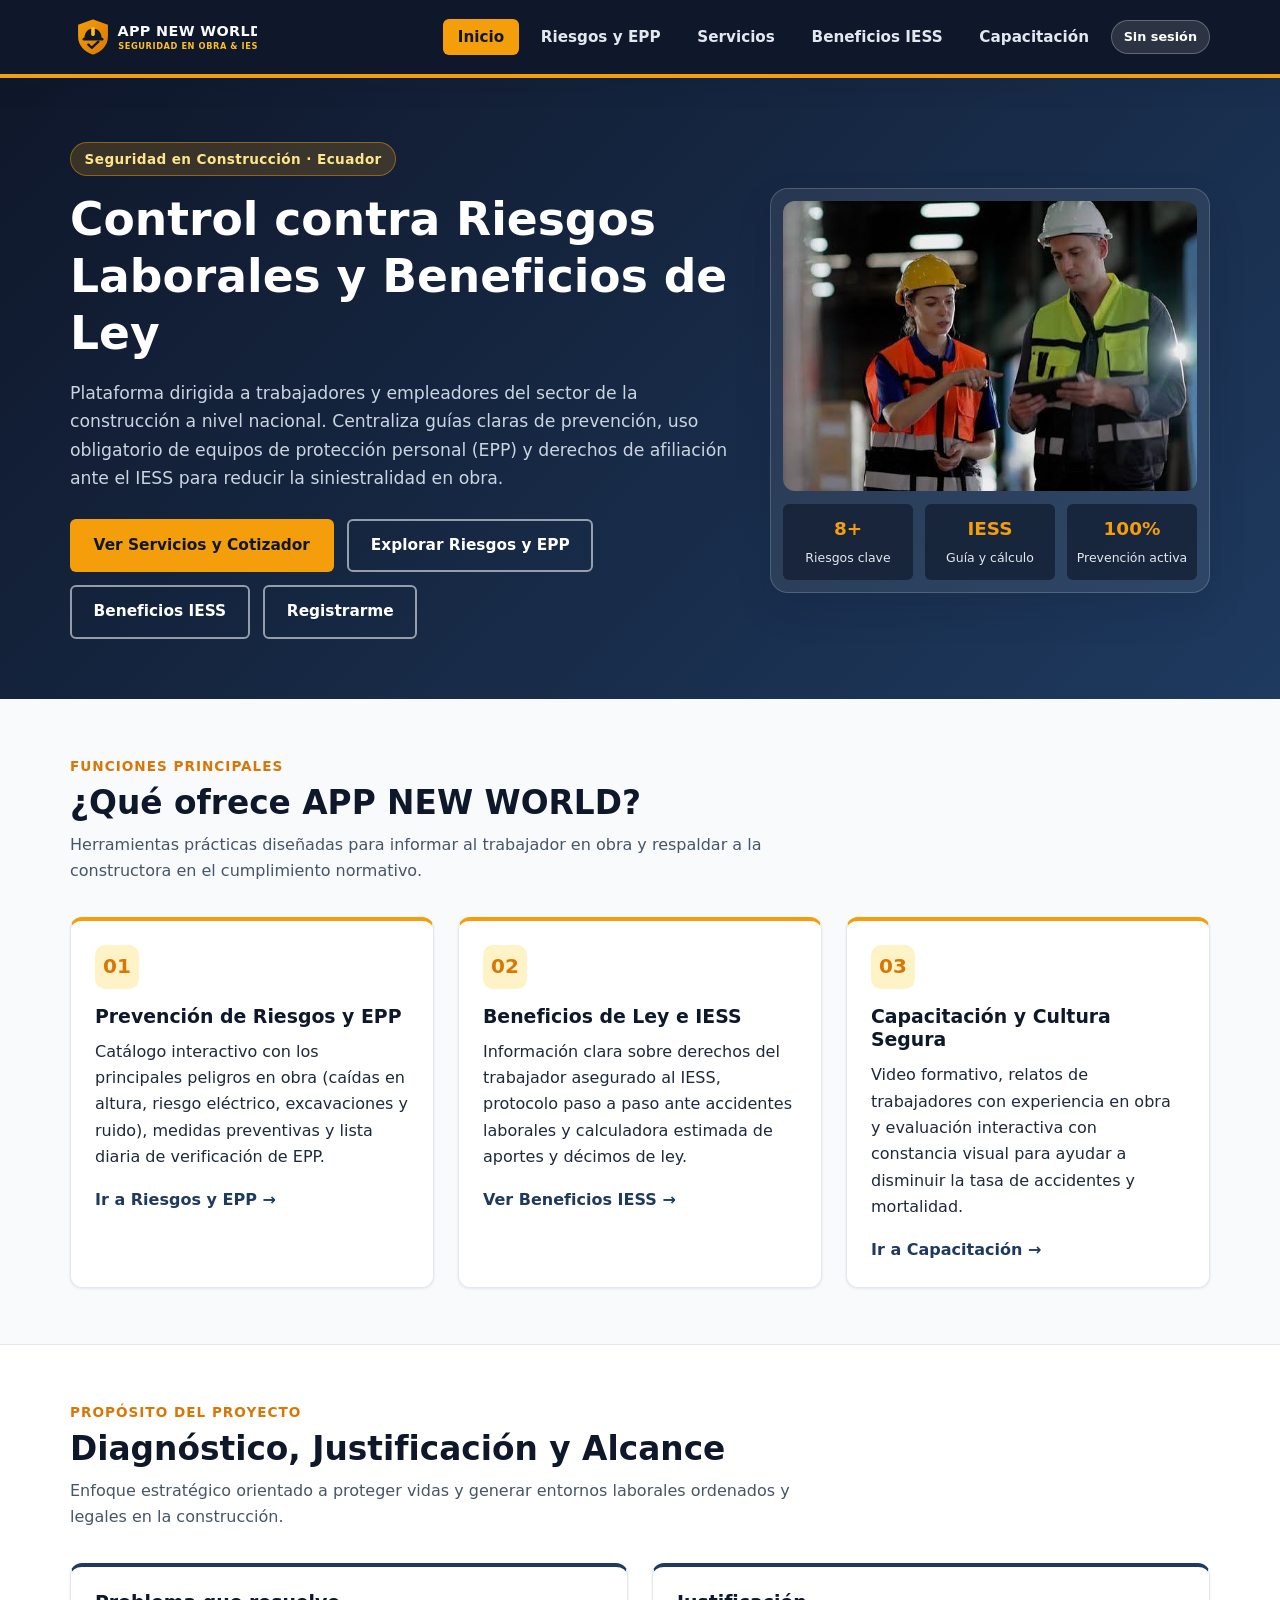
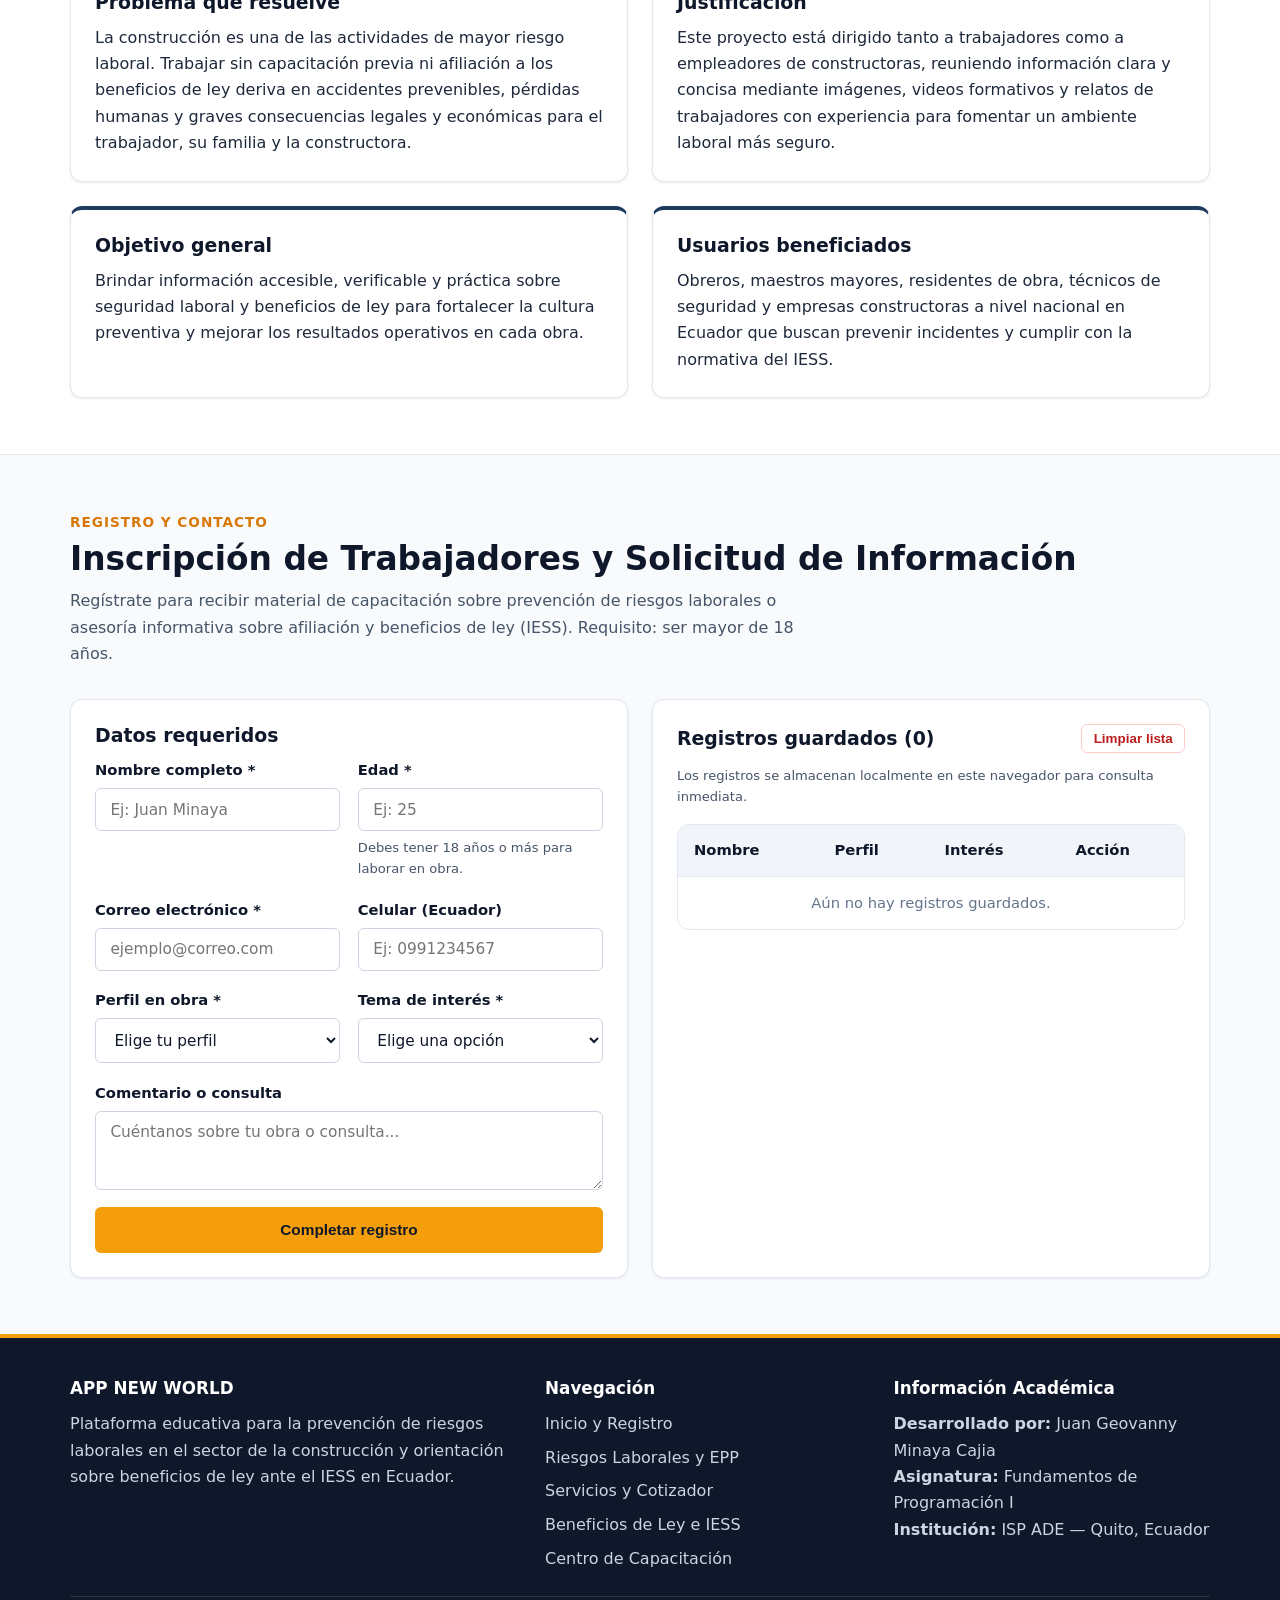
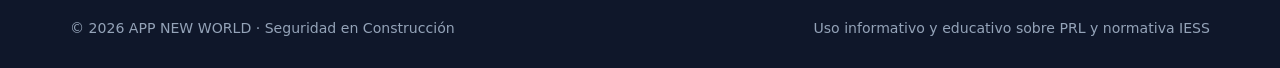
<file: index.html>
<!DOCTYPE html>
<html lang="es">
<head>
  <meta charset="UTF-8">
  <meta name="viewport" content="width=device-width, initial-scale=1.0">
  <meta name="description" content="APP NEW WORLD: plataforma informativa sobre prevención de riesgos laborales en construcción y beneficios de ley ante el IESS en Ecuador.">
  <title>APP NEW WORLD | Control contra Riesgos Laborales y Beneficios de Ley</title>
  <link rel="stylesheet" href="css/estilos.css">
  <script src="js/app.js" defer></script>
</head>
<body>
  <header class="site-header">
    <div class="container navbar">
      <a href="index.html" class="brand-link" aria-label="Inicio APP NEW WORLD">
        <img src="imagenes/logo.svg" alt="Logo APP NEW WORLD Seguridad en Obra y IESS" class="brand-logo">
      </a>
      <button type="button" class="nav-toggle" id="navToggle" aria-expanded="false" aria-controls="navLinks" aria-label="Abrir menú de navegación">
        ☰
      </button>
      <nav aria-label="Navegación principal">
        <ul class="nav-links" id="navLinks">
          <li><a href="index.html" class="active">Inicio</a></li>
          <li><a href="riesgos.html">Riesgos y EPP</a></li>
          <li><a href="servicios.html">Servicios</a></li>
          <li><a href="beneficios-iess.html">Beneficios IESS</a></li>
          <li><a href="capacitacion.html">Capacitación</a></li>
          <li class="nav-session-item"><span id="headerUserSession" class="nav-session-badge">Sin sesión</span></li>
        </ul>
      </nav>
    </div>
  </header>

  <main>
    <!-- Hero principal -->
    <section class="hero">
      <div class="container hero-grid">
        <div>
          <span class="hero-badge">Seguridad en Construcción · Ecuador</span>
          <h1>Control contra Riesgos Laborales y Beneficios de Ley</h1>
          <p>
            Plataforma dirigida a trabajadores y empleadores del sector de la construcción a nivel nacional.
            Centraliza guías claras de prevención, uso obligatorio de equipos de protección personal (EPP)
            y derechos de afiliación ante el IESS para reducir la siniestralidad en obra.
          </p>
          <div class="hero-actions">
            <a href="servicios.html" class="btn btn-primary">Ver Servicios y Cotizador</a>
            <a href="riesgos.html" class="btn btn-outline-light">Explorar Riesgos y EPP</a>
            <a href="beneficios-iess.html" class="btn btn-outline-light">Beneficios IESS</a>
            <a href="#registro" class="btn btn-outline-light">Registrarme</a>
          </div>
        </div>

        <div class="hero-media-card">
          <img src="imagenes/imagen2.jpg" alt="Supervisores de construcción usando casco y chaleco reflectivo revisando protocolos de seguridad">
          <div class="hero-stats">
            <div class="stat-pill">
              <strong>8+</strong>
              <span>Riesgos clave</span>
            </div>
            <div class="stat-pill">
              <strong>IESS</strong>
              <span>Guía y cálculo</span>
            </div>
            <div class="stat-pill">
              <strong>100%</strong>
              <span>Prevención activa</span>
            </div>
          </div>
        </div>
      </div>
    </section>

    <!-- Pilares / Funciones principales -->
    <section class="section">
      <div class="container">
        <div class="section-header">
          <span class="section-kicker">Funciones Principales</span>
          <h2>¿Qué ofrece APP NEW WORLD?</h2>
          <p>Herramientas prácticas diseñadas para informar al trabajador en obra y respaldar a la constructora en el cumplimiento normativo.</p>
        </div>

        <div class="grid-3">
          <article class="card card-accent">
            <div class="icon-circle" aria-hidden="true">01</div>
            <h3>Prevención de Riesgos y EPP</h3>
            <p>
              Catálogo interactivo con los principales peligros en obra (caídas en altura, riesgo eléctrico,
              excavaciones y ruido), medidas preventivas y lista diaria de verificación de EPP.
            </p>
            <p style="margin-top: 1rem;">
              <a href="riesgos.html"><strong>Ir a Riesgos y EPP →</strong></a>
            </p>
          </article>

          <article class="card card-accent">
            <div class="icon-circle" aria-hidden="true">02</div>
            <h3>Beneficios de Ley e IESS</h3>
            <p>
              Información clara sobre derechos del trabajador asegurado al IESS, protocolo paso a paso
              ante accidentes laborales y calculadora estimada de aportes y décimos de ley.
            </p>
            <p style="margin-top: 1rem;">
              <a href="beneficios-iess.html"><strong>Ver Beneficios IESS →</strong></a>
            </p>
          </article>

          <article class="card card-accent">
            <div class="icon-circle" aria-hidden="true">03</div>
            <h3>Capacitación y Cultura Segura</h3>
            <p>
              Video formativo, relatos de trabajadores con experiencia en obra y evaluación interactiva
              con constancia visual para ayudar a disminuir la tasa de accidentes y mortalidad.
            </p>
            <p style="margin-top: 1rem;">
              <a href="capacitacion.html"><strong>Ir a Capacitación →</strong></a>
            </p>
          </article>
        </div>
      </div>
    </section>

    <!-- Fundamento del proyecto -->
    <section class="section section-alt">
      <div class="container">
        <div class="section-header">
          <span class="section-kicker">Propósito del Proyecto</span>
          <h2>Diagnóstico, Justificación y Alcance</h2>
          <p>Enfoque estratégico orientado a proteger vidas y generar entornos laborales ordenados y legales en la construcción.</p>
        </div>

        <div class="grid-2">
          <article class="card card-navy">
            <h3>Problema que resuelve</h3>
            <p>
              La construcción es una de las actividades de mayor riesgo laboral. Trabajar sin capacitación
              previa ni afiliación a los beneficios de ley deriva en accidentes prevenibles, pérdidas humanas
              y graves consecuencias legales y económicas para el trabajador, su familia y la constructora.
            </p>
          </article>

          <article class="card card-navy">
            <h3>Justificación</h3>
            <p>
              Este proyecto está dirigido tanto a trabajadores como a empleadores de constructoras,
              reuniendo información clara y concisa mediante imágenes, videos formativos y relatos de
              trabajadores con experiencia para fomentar un ambiente laboral más seguro.
            </p>
          </article>

          <article class="card card-navy">
            <h3>Objetivo general</h3>
            <p>
              Brindar información accesible, verificable y práctica sobre seguridad laboral y beneficios de ley
              para fortalecer la cultura preventiva y mejorar los resultados operativos en cada obra.
            </p>
          </article>

          <article class="card card-navy">
            <h3>Usuarios beneficiados</h3>
            <p>
              Obreros, maestros mayores, residentes de obra, técnicos de seguridad y empresas constructoras
              a nivel nacional en Ecuador que buscan prevenir incidentes y cumplir con la normativa del IESS.
            </p>
          </article>
        </div>
      </div>
    </section>

    <!-- Formulario Unificado de Registro -->
    <section class="section" id="registro">
      <div class="container">
        <div class="section-header">
          <span class="section-kicker">Registro y Contacto</span>
          <h2>Inscripción de Trabajadores y Solicitud de Información</h2>
          <p>
            Regístrate para recibir material de capacitación sobre prevención de riesgos laborales o
            asesoría informativa sobre afiliación y beneficios de ley (IESS). Requisito: ser mayor de 18 años.
          </p>
        </div>

        <div class="grid-2">
          <div class="card">
            <h3>Datos requeridos</h3>
            <form id="formRegistro" novalidate>
              <div class="form-grid">
                <div class="form-group">
                  <label for="regNombre">Nombre completo *</label>
                  <input type="text" id="regNombre" name="nombre" placeholder="Ej: Juan Minaya" required minlength="3">
                </div>

                <div class="form-group">
                  <label for="regEdad">Edad *</label>
                  <input type="number" id="regEdad" name="edad" placeholder="Ej: 25" min="1" max="99" required>
                  <span class="helper-text">Debes tener 18 años o más para laborar en obra.</span>
                </div>

                <div class="form-group">
                  <label for="regCorreo">Correo electrónico *</label>
                  <input type="email" id="regCorreo" name="correo" placeholder="ejemplo@correo.com" required>
                </div>

                <div class="form-group">
                  <label for="regCelular">Celular (Ecuador)</label>
                  <input type="tel" id="regCelular" name="celular" placeholder="Ej: 0991234567" maxlength="10">
                </div>

                <div class="form-group">
                  <label for="regPerfil">Perfil en obra *</label>
                  <select id="regPerfil" name="perfil" required>
                    <option value="">Elige tu perfil</option>
                    <option value="Trabajador de obra">Trabajador de obra</option>
                    <option value="Maestro mayor / Supervisor">Maestro mayor / Supervisor</option>
                    <option value="Empleador / Constructora">Empleador / Constructora</option>
                  </select>
                </div>

                <div class="form-group">
                  <label for="regInteres">Tema de interés *</label>
                  <select id="regInteres" name="interes" required>
                    <option value="">Elige una opción</option>
                    <option value="Información sobre riesgos y EPP">Información sobre riesgos y EPP</option>
                    <option value="Beneficios de ley e IESS">Beneficios de ley e IESS</option>
                    <option value="Capacitación para cuadrilla">Capacitación para cuadrilla</option>
                  </select>
                </div>

                <div class="form-group full-width">
                  <label for="regComentario">Comentario o consulta</label>
                  <textarea id="regComentario" name="comentario" rows="3" placeholder="Cuéntanos sobre tu obra o consulta..."></textarea>
                </div>

                <div class="form-group full-width">
                  <button type="submit" class="btn btn-primary">Completar registro</button>
                </div>
              </div>
              <div id="registroFeedback" class="alert" role="status" aria-live="polite"></div>
            </form>
          </div>

          <div class="card">
            <div style="display: flex; align-items: center; justify-content: space-between; gap: 0.75rem; margin-bottom: 0.75rem;">
              <h3 style="margin: 0;">Registros guardados (<span id="contadorRegistros">0</span>)</h3>
              <button type="button" id="btnLimpiarRegistros" class="btn btn-danger-ghost">Limpiar lista</button>
            </div>
            <p class="helper-text" style="margin-bottom: 1rem;">
              Los registros se almacenan localmente en este navegador para consulta inmediata.
            </p>
            <div class="table-wrap">
              <table>
                <thead>
                  <tr>
                    <th>Nombre</th>
                    <th>Perfil</th>
                    <th>Interés</th>
                    <th>Acción</th>
                  </tr>
                </thead>
                <tbody id="tablaRegistrosBody">
                  <tr>
                    <td colspan="4" style="text-align: center; color: #64748b;">Aún no hay registros guardados.</td>
                  </tr>
                </tbody>
              </table>
            </div>
          </div>
        </div>
      </div>
    </section>
  </main>

  <footer class="site-footer">
    <div class="container">
      <div class="footer-grid">
        <div>
          <h3>APP NEW WORLD</h3>
          <p>
            Plataforma educativa para la prevención de riesgos laborales en el sector de la construcción
            y orientación sobre beneficios de ley ante el IESS en Ecuador.
          </p>
        </div>
        <div>
          <h3>Navegación</h3>
          <ul class="footer-links">
            <li><a href="index.html">Inicio y Registro</a></li>
            <li><a href="riesgos.html">Riesgos Laborales y EPP</a></li>
            <li><a href="servicios.html">Servicios y Cotizador</a></li>
            <li><a href="beneficios-iess.html">Beneficios de Ley e IESS</a></li>
            <li><a href="capacitacion.html">Centro de Capacitación</a></li>
          </ul>
        </div>
        <div>
          <h3>Información Académica</h3>
          <p>
            <strong>Desarrollado por:</strong> Juan Geovanny Minaya Cajia<br>
            <strong>Asignatura:</strong> Fundamentos de Programación I<br>
            <strong>Institución:</strong> ISP ADE — Quito, Ecuador
          </p>
        </div>
      </div>
      <div class="footer-bottom">
        <span>© 2026 APP NEW WORLD · Seguridad en Construcción</span>
        <span>Uso informativo y educativo sobre PRL y normativa IESS</span>
      </div>
    </div>
  </footer>
</body>
</html>
</file>
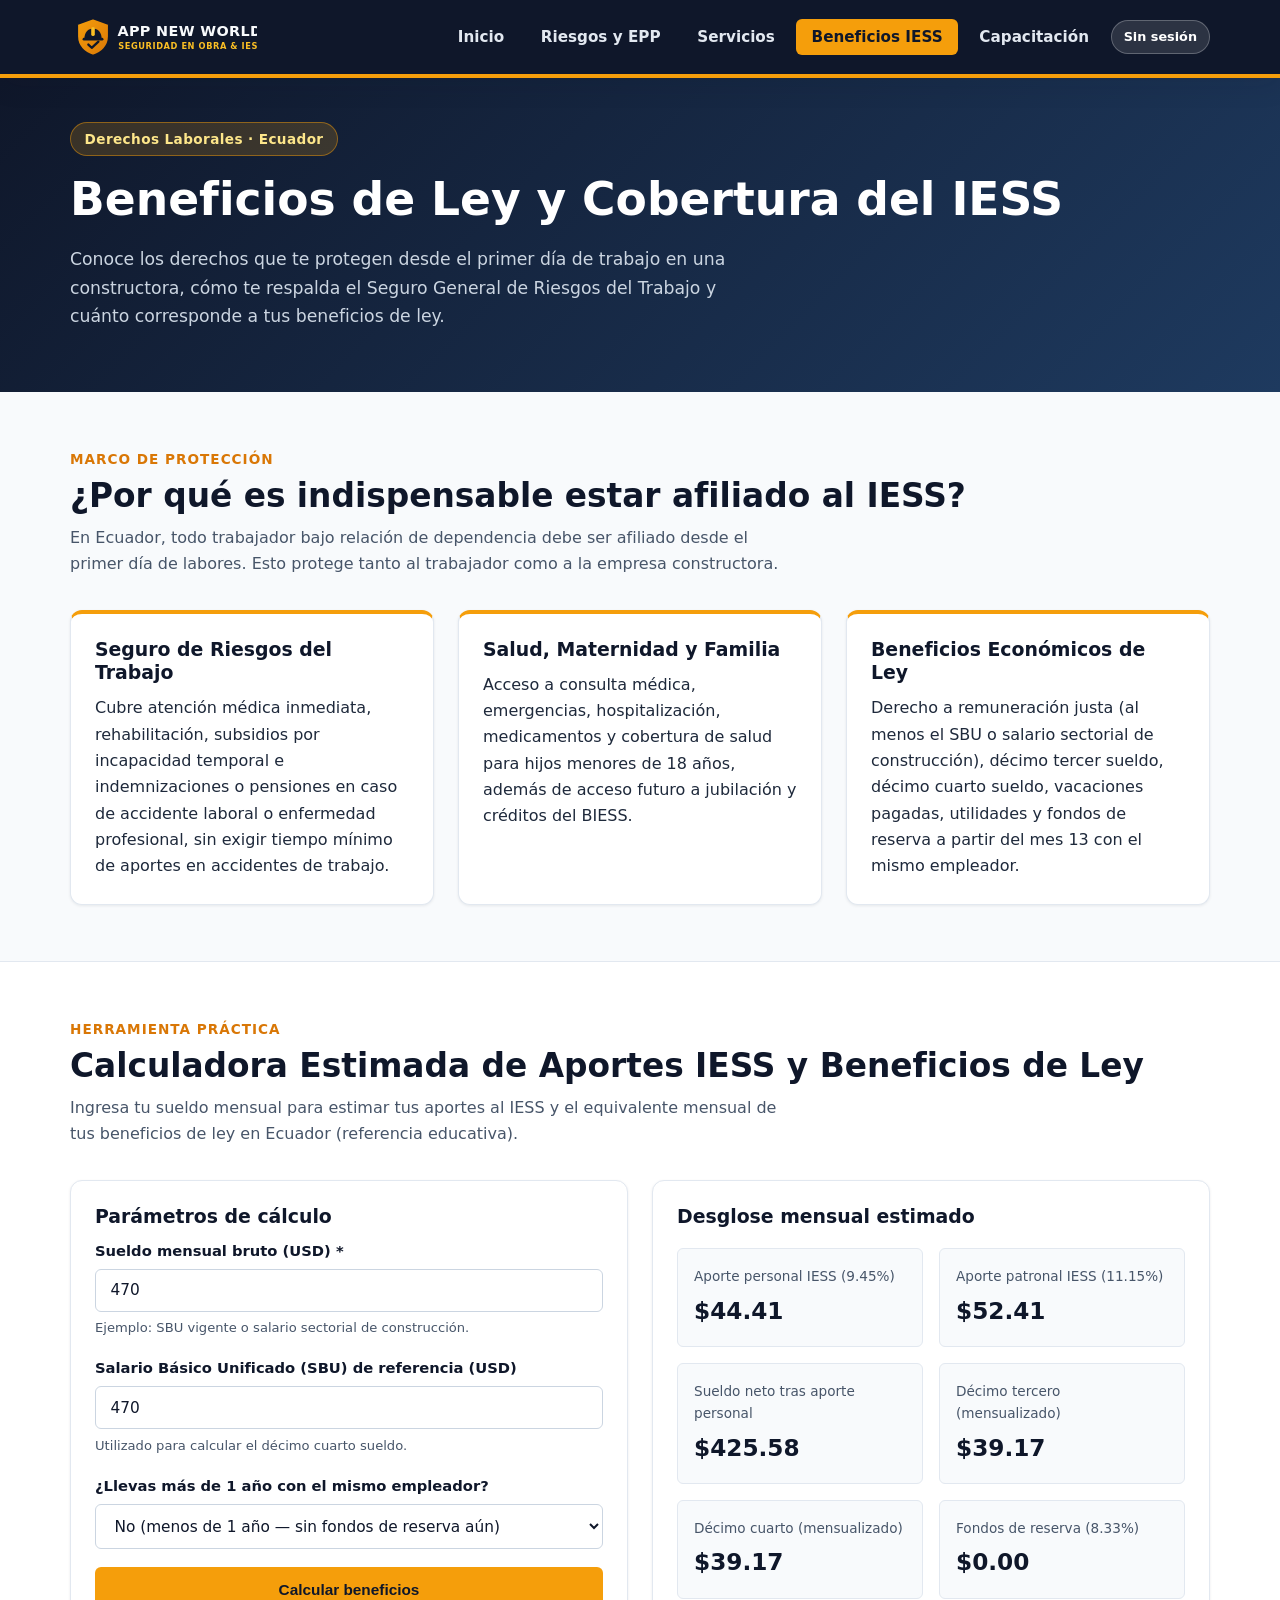
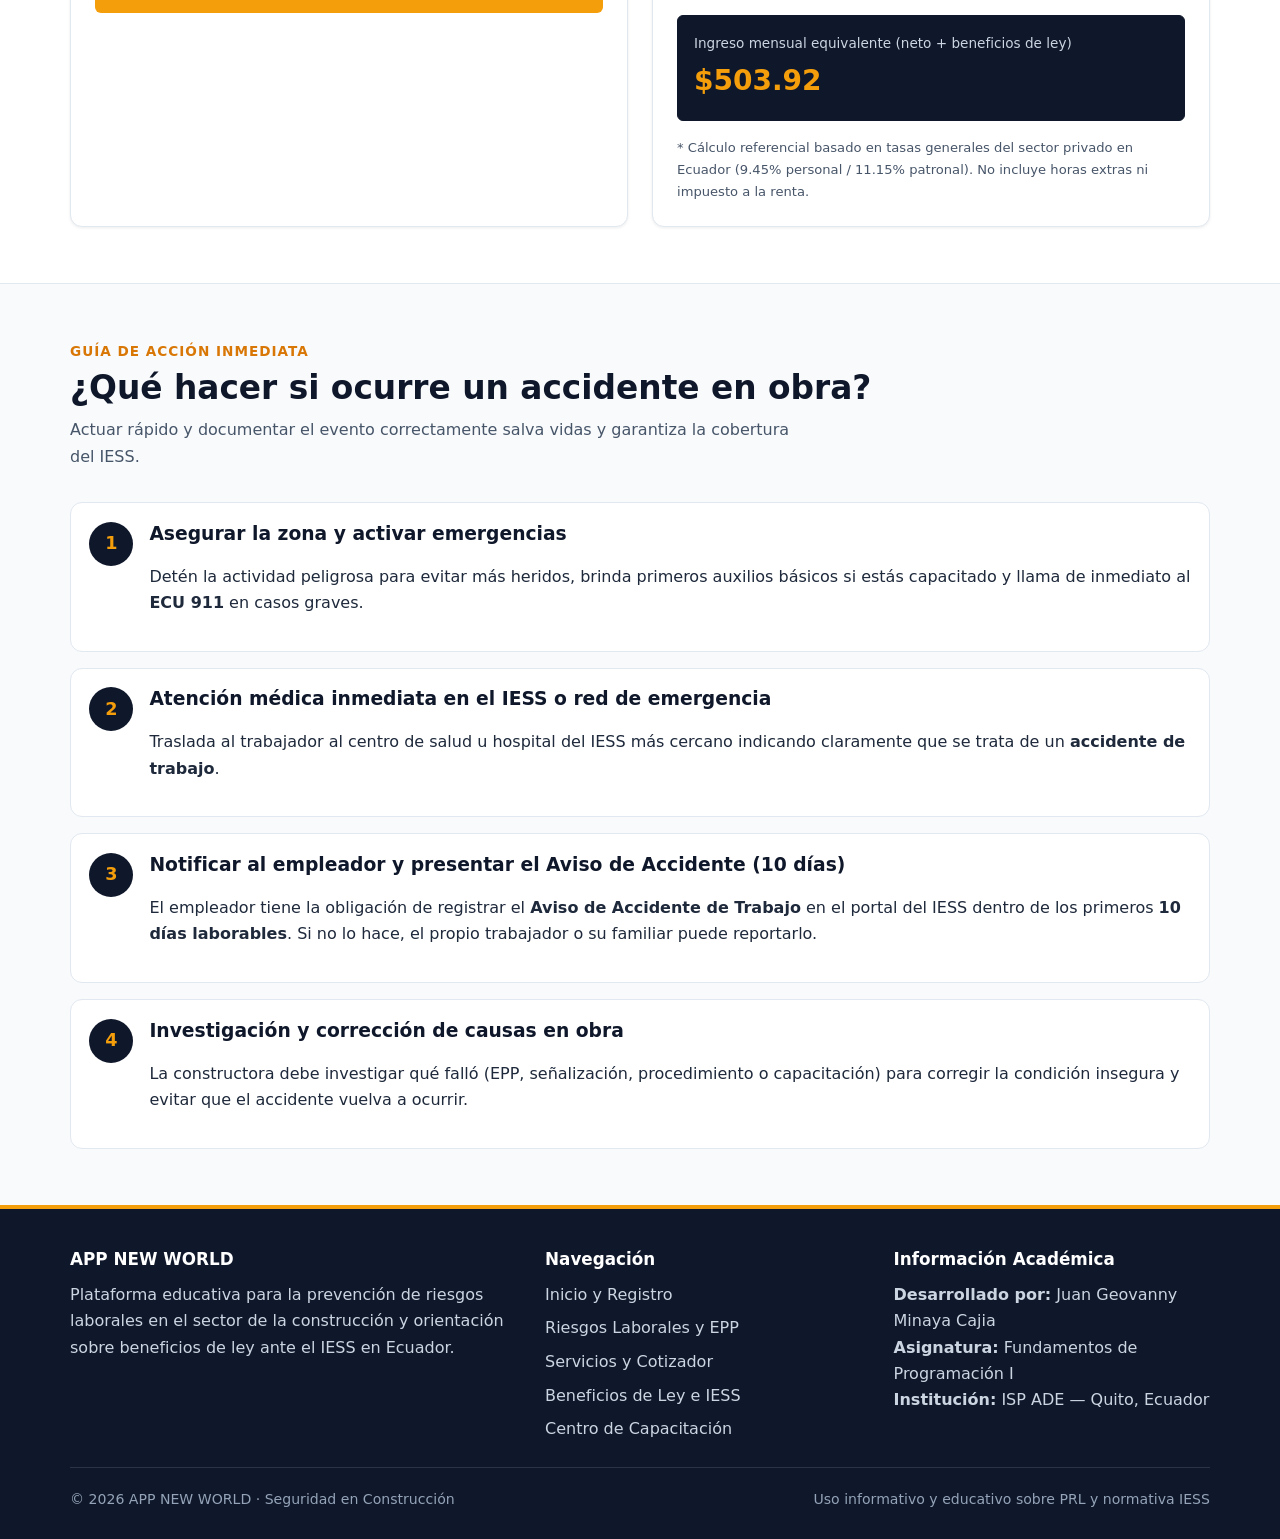
<file: beneficios-iess.html>
<!DOCTYPE html>
<html lang="es">
<head>
  <meta charset="UTF-8">
  <meta name="viewport" content="width=device-width, initial-scale=1.0">
  <meta name="description" content="Beneficios de ley en Ecuador, cobertura del IESS por riesgos del trabajo, protocolo ante accidentes y calculadora estimada de aportes.">
  <title>Beneficios de Ley e IESS | APP NEW WORLD</title>
  <link rel="stylesheet" href="css/estilos.css">
  <script src="js/app.js" defer></script>
</head>
<body>
  <header class="site-header">
    <div class="container navbar">
      <a href="index.html" class="brand-link" aria-label="Inicio APP NEW WORLD">
        <img src="imagenes/logo.svg" alt="Logo APP NEW WORLD Seguridad en Obra y IESS" class="brand-logo">
      </a>
      <button type="button" class="nav-toggle" id="navToggle" aria-expanded="false" aria-controls="navLinks" aria-label="Abrir menú de navegación">
        ☰
      </button>
      <nav aria-label="Navegación principal">
        <ul class="nav-links" id="navLinks">
          <li><a href="index.html">Inicio</a></li>
          <li><a href="riesgos.html">Riesgos y EPP</a></li>
          <li><a href="servicios.html">Servicios</a></li>
          <li><a href="beneficios-iess.html" class="active">Beneficios IESS</a></li>
          <li><a href="capacitacion.html">Capacitación</a></li>
          <li class="nav-session-item"><span id="headerUserSession" class="nav-session-badge">Sin sesión</span></li>
        </ul>
      </nav>
    </div>
  </header>

  <main>
    <section class="hero hero-compact">
      <div class="container">
        <span class="hero-badge">Derechos Laborales · Ecuador</span>
        <h1>Beneficios de Ley y Cobertura del IESS</h1>
        <p>
          Conoce los derechos que te protegen desde el primer día de trabajo en una constructora,
          cómo te respalda el Seguro General de Riesgos del Trabajo y cuánto corresponde a tus beneficios de ley.
        </p>
      </div>
    </section>

    <!-- Derechos y cobertura IESS -->
    <section class="section">
      <div class="container">
        <div class="section-header">
          <span class="section-kicker">Marco de Protección</span>
          <h2>¿Por qué es indispensable estar afiliado al IESS?</h2>
          <p>En Ecuador, todo trabajador bajo relación de dependencia debe ser afiliado desde el primer día de labores. Esto protege tanto al trabajador como a la empresa constructora.</p>
        </div>

        <div class="grid-3">
          <article class="card card-accent">
            <h3>Seguro de Riesgos del Trabajo</h3>
            <p>
              Cubre atención médica inmediata, rehabilitación, subsidios por incapacidad temporal e
              indemnizaciones o pensiones en caso de accidente laboral o enfermedad profesional, sin exigir
              tiempo mínimo de aportes en accidentes de trabajo.
            </p>
          </article>

          <article class="card card-accent">
            <h3>Salud, Maternidad y Familia</h3>
            <p>
              Acceso a consulta médica, emergencias, hospitalización, medicamentos y cobertura de salud
              para hijos menores de 18 años, además de acceso futuro a jubilación y créditos del BIESS.
            </p>
          </article>

          <article class="card card-accent">
            <h3>Beneficios Económicos de Ley</h3>
            <p>
              Derecho a remuneración justa (al menos el SBU o salario sectorial de construcción),
              décimo tercer sueldo, décimo cuarto sueldo, vacaciones pagadas, utilidades y fondos de reserva
              a partir del mes 13 con el mismo empleador.
            </p>
          </article>
        </div>
      </div>
    </section>

    <!-- Calculadora Interactiva de Beneficios IESS -->
    <section class="section section-alt" id="calculadora">
      <div class="container">
        <div class="section-header">
          <span class="section-kicker">Herramienta Práctica</span>
          <h2>Calculadora Estimada de Aportes IESS y Beneficios de Ley</h2>
          <p>Ingresa tu sueldo mensual para estimar tus aportes al IESS y el equivalente mensual de tus beneficios de ley en Ecuador (referencia educativa).</p>
        </div>

        <div class="grid-2">
          <div class="card">
            <h3>Parámetros de cálculo</h3>
            <form id="formCalculadoraIess" novalidate>
              <div class="form-grid">
                <div class="form-group full-width">
                  <label for="calcSueldo">Sueldo mensual bruto (USD) *</label>
                  <input type="number" id="calcSueldo" value="470" min="1" step="0.01" required>
                  <span class="helper-text">Ejemplo: SBU vigente o salario sectorial de construcción.</span>
                </div>

                <div class="form-group full-width">
                  <label for="calcSbu">Salario Básico Unificado (SBU) de referencia (USD)</label>
                  <input type="number" id="calcSbu" value="470" min="1" step="1" required>
                  <span class="helper-text">Utilizado para calcular el décimo cuarto sueldo.</span>
                </div>

                <div class="form-group full-width">
                  <label for="calcAntiguedad">¿Llevas más de 1 año con el mismo empleador?</label>
                  <select id="calcAntiguedad">
                    <option value="no">No (menos de 1 año — sin fondos de reserva aún)</option>
                    <option value="si">Sí (más de 1 año — incluye fondos de reserva 8.33%)</option>
                  </select>
                </div>

                <div class="form-group full-width">
                  <button type="submit" class="btn btn-primary">Calcular beneficios</button>
                </div>
              </div>
              <div id="calcError" class="alert" role="status" aria-live="polite"></div>
            </form>
          </div>

          <div class="card">
            <h3>Desglose mensual estimado</h3>
            <div class="calc-results" id="calcResultados">
              <div class="result-box">
                <span>Aporte personal IESS (9.45%)</span>
                <strong id="resAportePersonal">$0.00</strong>
              </div>
              <div class="result-box">
                <span>Aporte patronal IESS (11.15%)</span>
                <strong id="resAportePatronal">$0.00</strong>
              </div>
              <div class="result-box">
                <span>Sueldo neto tras aporte personal</span>
                <strong id="resSueldoNeto">$0.00</strong>
              </div>
              <div class="result-box">
                <span>Décimo tercero (mensualizado)</span>
                <strong id="resDecimoTercero">$0.00</strong>
              </div>
              <div class="result-box">
                <span>Décimo cuarto (mensualizado)</span>
                <strong id="resDecimoCuarto">$0.00</strong>
              </div>
              <div class="result-box">
                <span>Fondos de reserva (8.33%)</span>
                <strong id="resFondosReserva">$0.00</strong>
              </div>
              <div class="result-box highlight">
                <span>Ingreso mensual equivalente (neto + beneficios de ley)</span>
                <strong id="resTotalMensual">$0.00</strong>
              </div>
            </div>
            <p class="helper-text" style="margin-top: 1rem;">
              * Cálculo referencial basado en tasas generales del sector privado en Ecuador (9.45% personal / 11.15% patronal). No incluye horas extras ni impuesto a la renta.
            </p>
          </div>
        </div>
      </div>
    </section>

    <!-- Protocolo ante Accidente Laboral -->
    <section class="section">
      <div class="container">
        <div class="section-header">
          <span class="section-kicker">Guía de Acción Inmediata</span>
          <h2>¿Qué hacer si ocurre un accidente en obra?</h2>
          <p>Actuar rápido y documentar el evento correctamente salva vidas y garantiza la cobertura del IESS.</p>
        </div>

        <ol class="steps-list">
          <li class="step-item">
            <div class="step-number">1</div>
            <div>
              <h3>Asegurar la zona y activar emergencias</h3>
              <p>Detén la actividad peligrosa para evitar más heridos, brinda primeros auxilios básicos si estás capacitado y llama de inmediato al <strong>ECU 911</strong> en casos graves.</p>
            </div>
          </li>
          <li class="step-item">
            <div class="step-number">2</div>
            <div>
              <h3>Atención médica inmediata en el IESS o red de emergencia</h3>
              <p>Traslada al trabajador al centro de salud u hospital del IESS más cercano indicando claramente que se trata de un <strong>accidente de trabajo</strong>.</p>
            </div>
          </li>
          <li class="step-item">
            <div class="step-number">3</div>
            <div>
              <h3>Notificar al empleador y presentar el Aviso de Accidente (10 días)</h3>
              <p>El empleador tiene la obligación de registrar el <strong>Aviso de Accidente de Trabajo</strong> en el portal del IESS dentro de los primeros <strong>10 días laborables</strong>. Si no lo hace, el propio trabajador o su familiar puede reportarlo.</p>
            </div>
          </li>
          <li class="step-item">
            <div class="step-number">4</div>
            <div>
              <h3>Investigación y corrección de causas en obra</h3>
              <p>La constructora debe investigar qué falló (EPP, señalización, procedimiento o capacitación) para corregir la condición insegura y evitar que el accidente vuelva a ocurrir.</p>
            </div>
          </li>
        </ol>
      </div>
    </section>
  </main>

  <footer class="site-footer">
    <div class="container">
      <div class="footer-grid">
        <div>
          <h3>APP NEW WORLD</h3>
          <p>
            Plataforma educativa para la prevención de riesgos laborales en el sector de la construcción
            y orientación sobre beneficios de ley ante el IESS en Ecuador.
          </p>
        </div>
        <div>
          <h3>Navegación</h3>
          <ul class="footer-links">
            <li><a href="index.html">Inicio y Registro</a></li>
            <li><a href="riesgos.html">Riesgos Laborales y EPP</a></li>
            <li><a href="servicios.html">Servicios y Cotizador</a></li>
            <li><a href="beneficios-iess.html">Beneficios de Ley e IESS</a></li>
            <li><a href="capacitacion.html">Centro de Capacitación</a></li>
          </ul>
        </div>
        <div>
          <h3>Información Académica</h3>
          <p>
            <strong>Desarrollado por:</strong> Juan Geovanny Minaya Cajia<br>
            <strong>Asignatura:</strong> Fundamentos de Programación I<br>
            <strong>Institución:</strong> ISP ADE — Quito, Ecuador
          </p>
        </div>
      </div>
      <div class="footer-bottom">
        <span>© 2026 APP NEW WORLD · Seguridad en Construcción</span>
        <span>Uso informativo y educativo sobre PRL y normativa IESS</span>
      </div>
    </div>
  </footer>
</body>
</html>
</file>
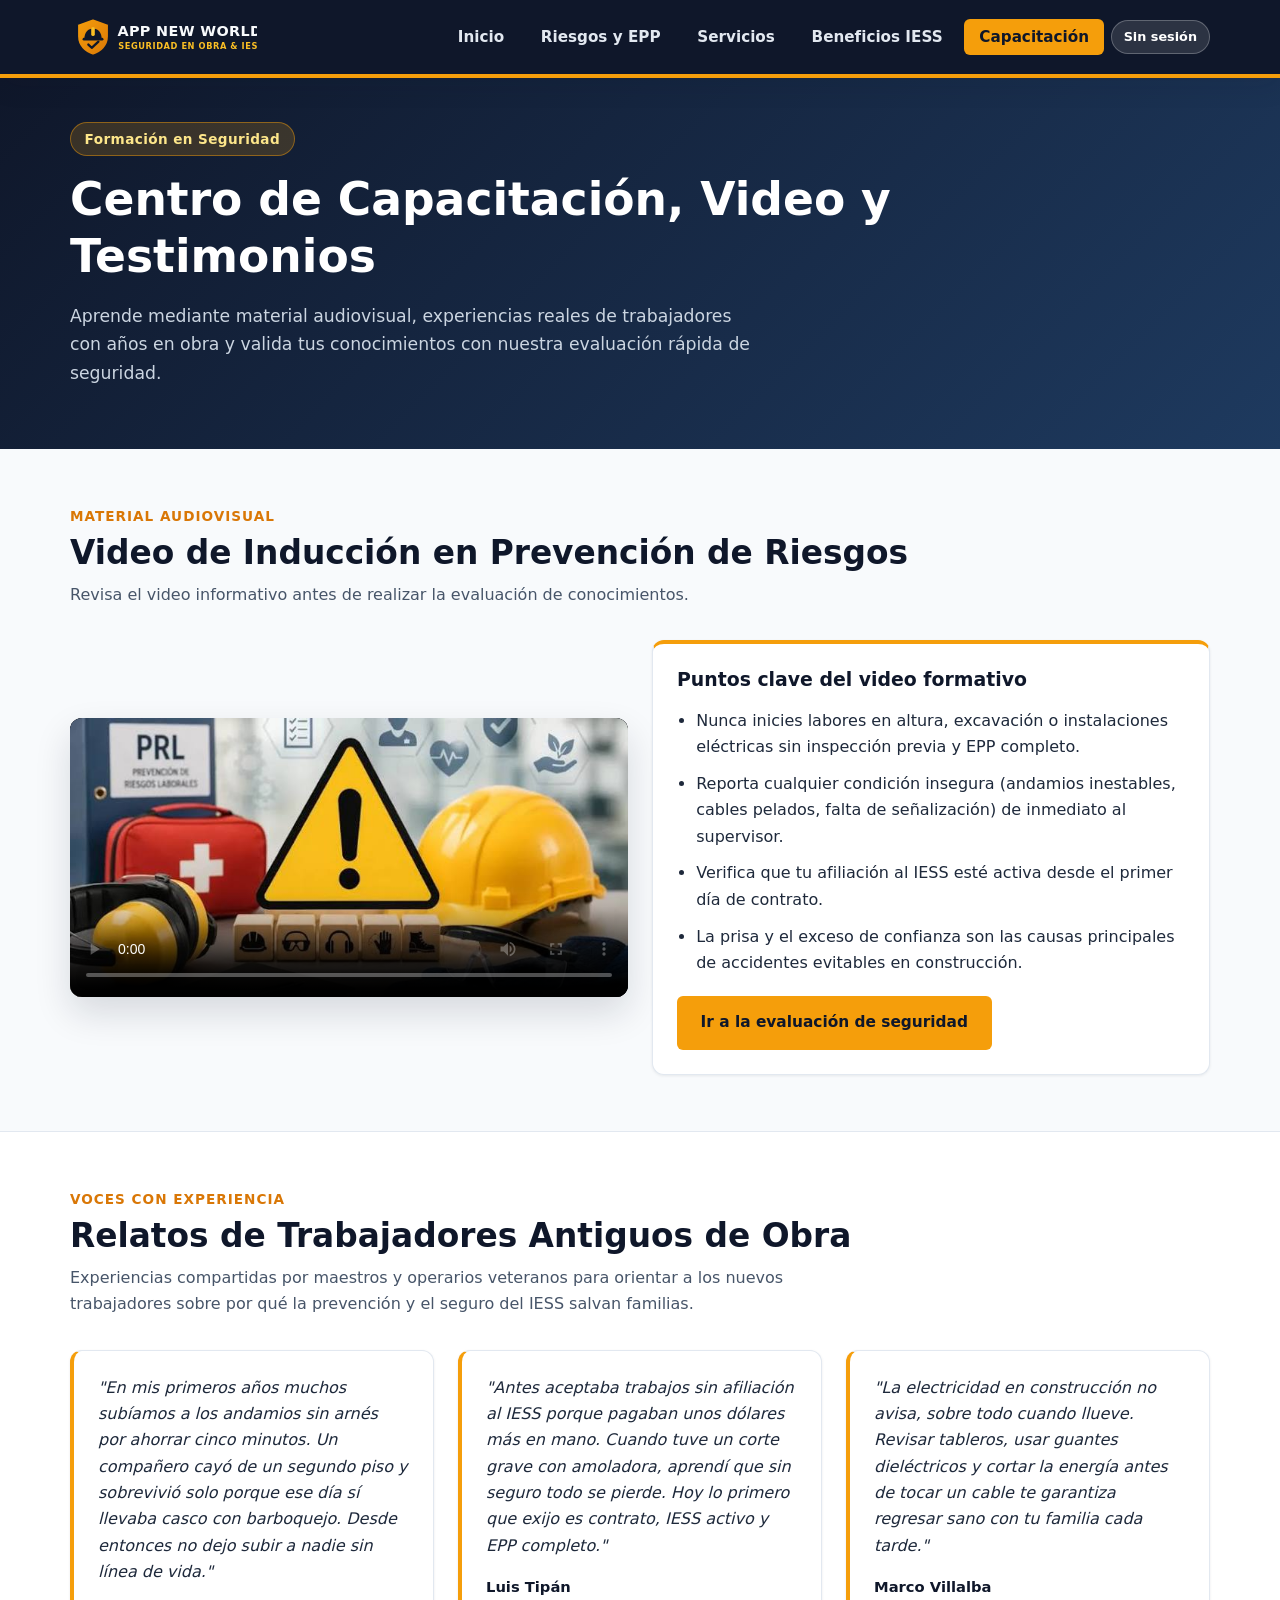
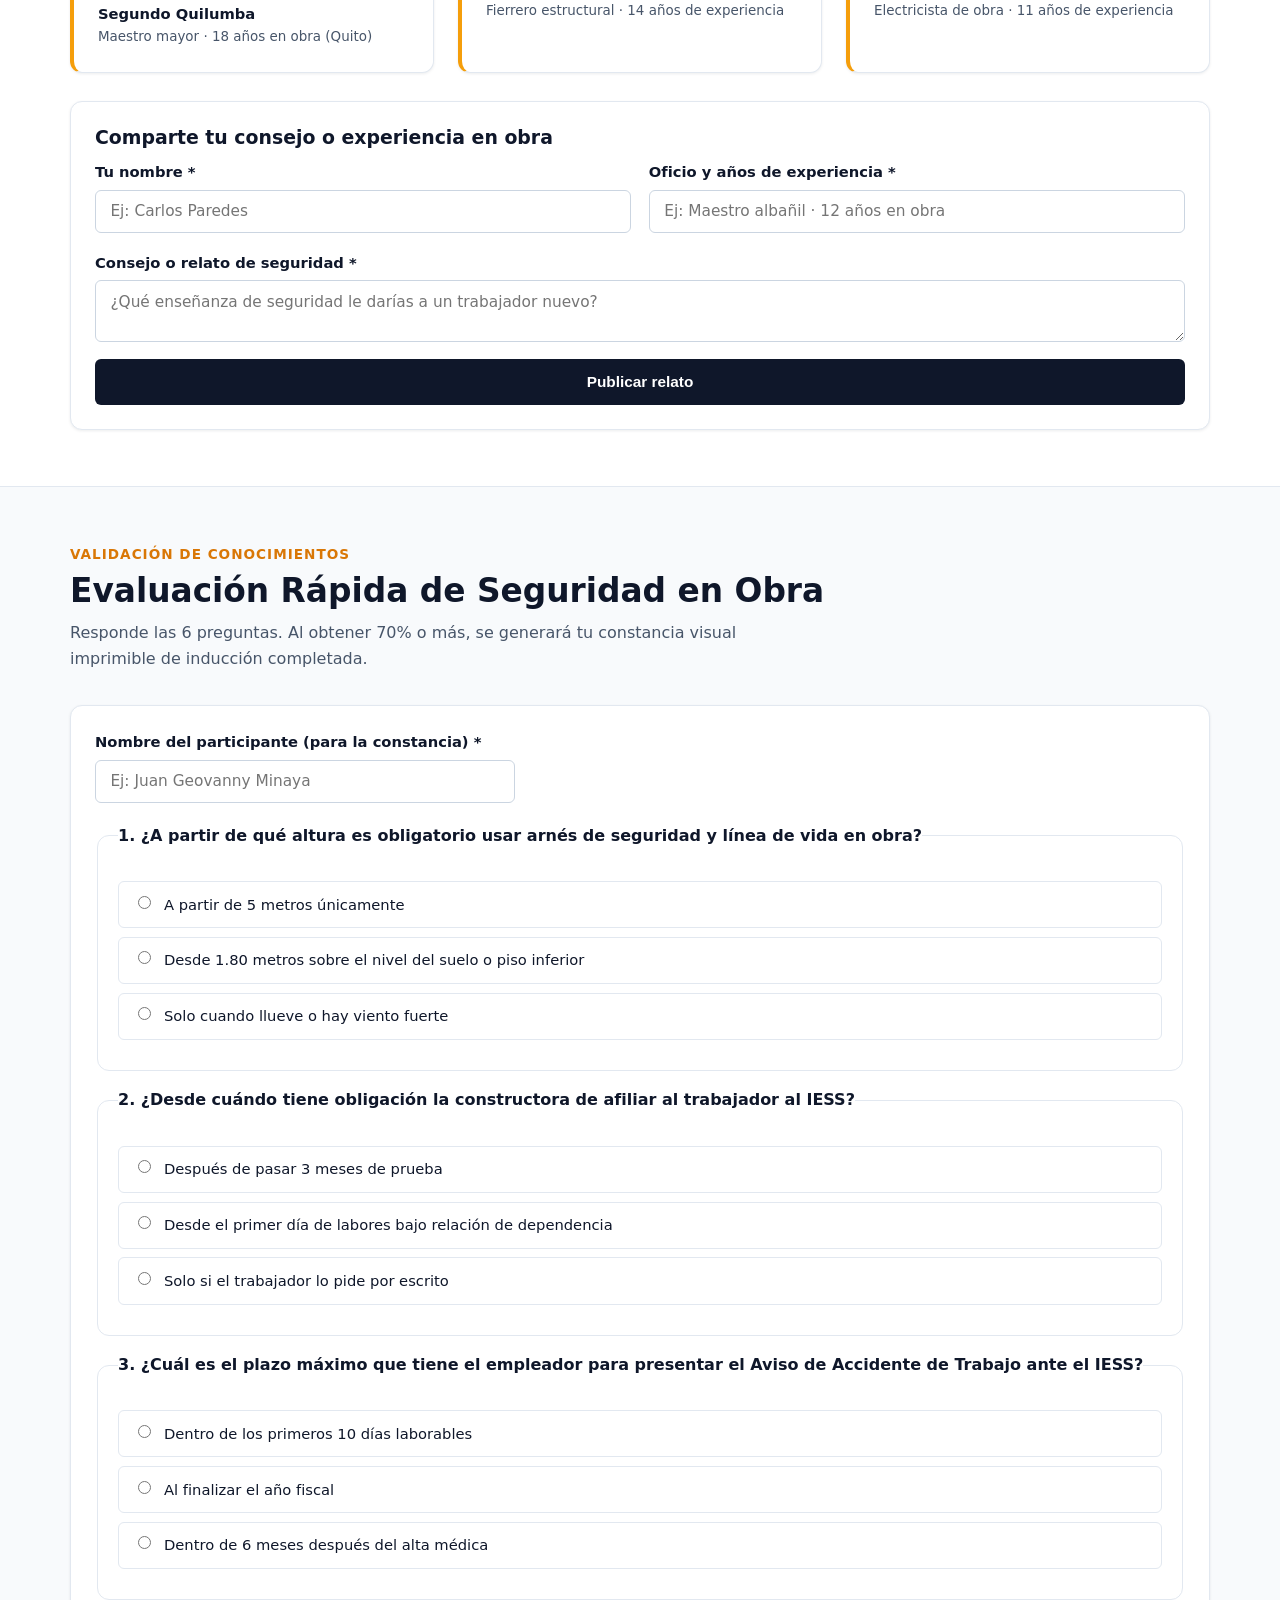
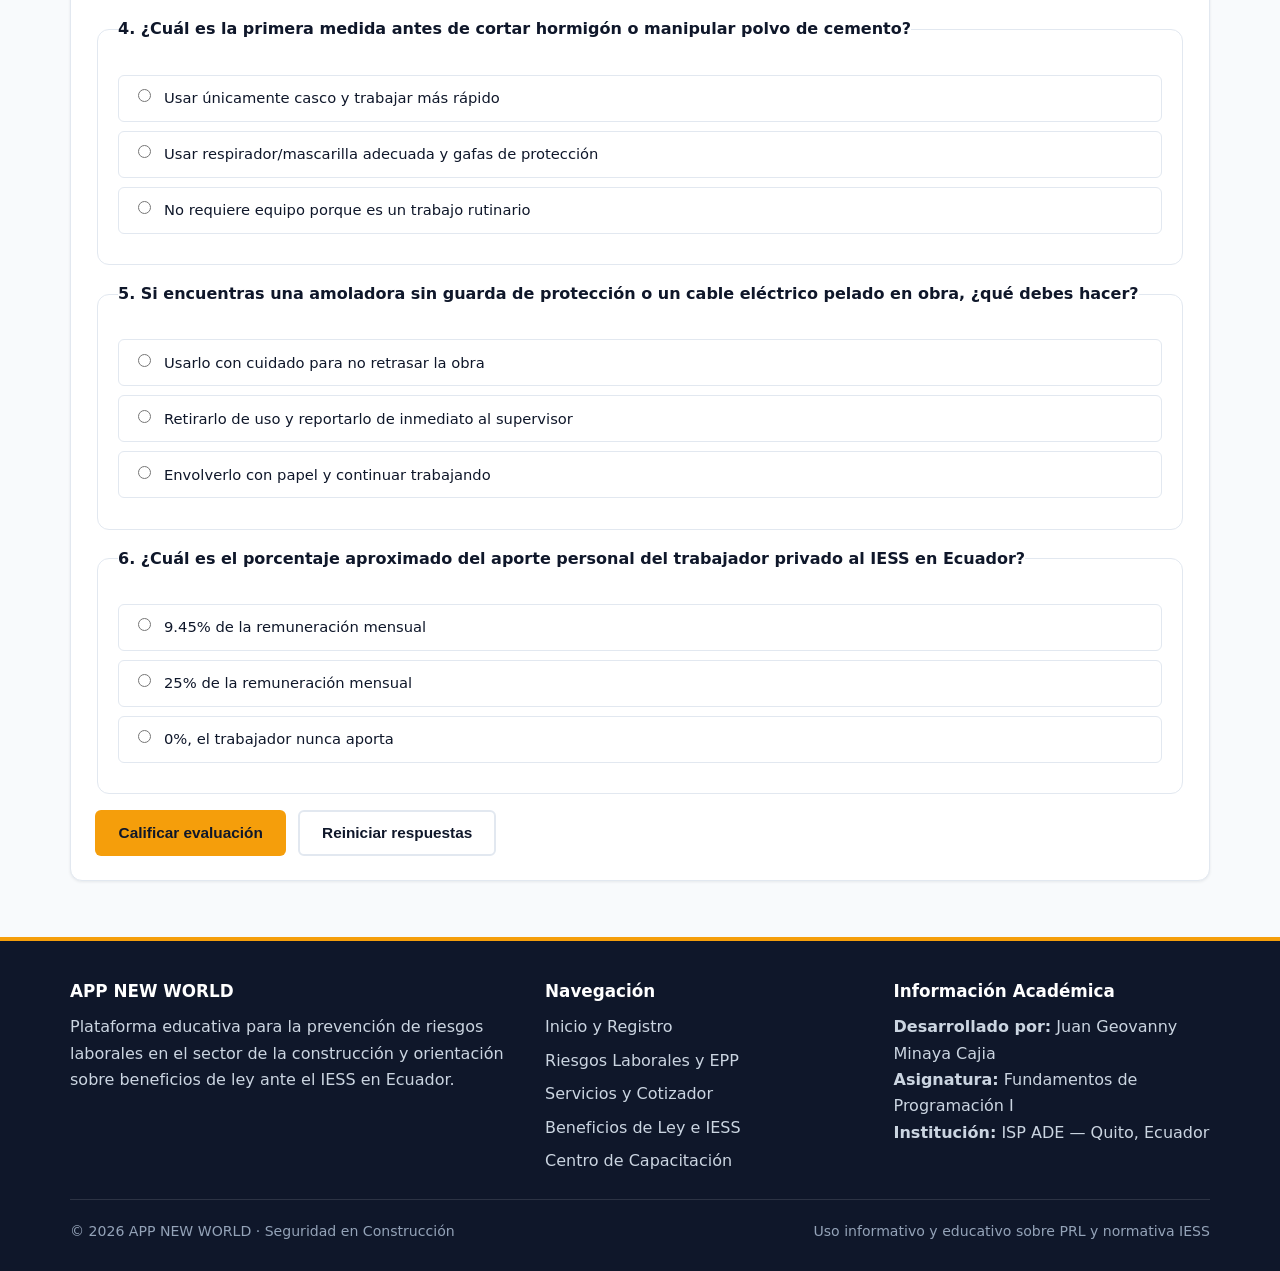
<file: capacitacion.html>
<!DOCTYPE html>
<html lang="es">
<head>
  <meta charset="UTF-8">
  <meta name="viewport" content="width=device-width, initial-scale=1.0">
  <meta name="description" content="Centro de capacitación en seguridad de construcción: video formativo, relatos de trabajadores con experiencia y evaluación interactiva con constancia.">
  <title>Centro de Capacitación y Testimonios | APP NEW WORLD</title>
  <link rel="stylesheet" href="css/estilos.css">
  <script src="js/app.js" defer></script>
</head>
<body>
  <header class="site-header">
    <div class="container navbar">
      <a href="index.html" class="brand-link" aria-label="Inicio APP NEW WORLD">
        <img src="imagenes/logo.svg" alt="Logo APP NEW WORLD Seguridad en Obra y IESS" class="brand-logo">
      </a>
      <button type="button" class="nav-toggle" id="navToggle" aria-expanded="false" aria-controls="navLinks" aria-label="Abrir menú de navegación">
        ☰
      </button>
      <nav aria-label="Navegación principal">
        <ul class="nav-links" id="navLinks">
          <li><a href="index.html">Inicio</a></li>
          <li><a href="riesgos.html">Riesgos y EPP</a></li>
          <li><a href="servicios.html">Servicios</a></li>
          <li><a href="beneficios-iess.html">Beneficios IESS</a></li>
          <li><a href="capacitacion.html" class="active">Capacitación</a></li>
          <li class="nav-session-item"><span id="headerUserSession" class="nav-session-badge">Sin sesión</span></li>
        </ul>
      </nav>
    </div>
  </header>

  <main>
    <section class="hero hero-compact no-print">
      <div class="container">
        <span class="hero-badge">Formación en Seguridad</span>
        <h1>Centro de Capacitación, Video y Testimonios</h1>
        <p>
          Aprende mediante material audiovisual, experiencias reales de trabajadores con años en obra
          y valida tus conocimientos con nuestra evaluación rápida de seguridad.
        </p>
      </div>
    </section>

    <!-- Video Formativo -->
    <section class="section no-print">
      <div class="container">
        <div class="section-header">
          <span class="section-kicker">Material Audiovisual</span>
          <h2>Video de Inducción en Prevención de Riesgos</h2>
          <p>Revisa el video informativo antes de realizar la evaluación de conocimientos.</p>
        </div>

        <div class="grid-2" style="align-items: center;">
          <div class="video-wrapper">
            <video controls preload="metadata" poster="imagenes/imagen4.jpg">
              <source src="video/video2.mp4" type="video/mp4">
              Tu navegador no puede reproducir este video.
            </video>
          </div>

          <div class="card card-accent">
            <h3>Puntos clave del video formativo</h3>
            <ul style="padding-left: 1.2rem; display: grid; gap: 0.65rem;">
              <li>Nunca inicies labores en altura, excavación o instalaciones eléctricas sin inspección previa y EPP completo.</li>
              <li>Reporta cualquier condición insegura (andamios inestables, cables pelados, falta de señalización) de inmediato al supervisor.</li>
              <li>Verifica que tu afiliación al IESS esté activa desde el primer día de contrato.</li>
              <li>La prisa y el exceso de confianza son las causas principales de accidentes evitables en construcción.</li>
            </ul>
            <div style="margin-top: 1.25rem;">
              <a href="#evaluacion" class="btn btn-primary">Ir a la evaluación de seguridad</a>
            </div>
          </div>
        </div>
      </div>
    </section>

    <!-- Relatos de trabajadores antiguos -->
    <section class="section section-alt no-print">
      <div class="container">
        <div class="section-header">
          <span class="section-kicker">Voces con Experiencia</span>
          <h2>Relatos de Trabajadores Antiguos de Obra</h2>
          <p>
            Experiencias compartidas por maestros y operarios veteranos para orientar a los nuevos trabajadores
            sobre por qué la prevención y el seguro del IESS salvan familias.
          </p>
        </div>

        <div class="grid-3" id="listaRelatos"></div>

        <div class="card" style="margin-top: 1.75rem;">
          <h3>Comparte tu consejo o experiencia en obra</h3>
          <form id="formRelato" novalidate>
            <div class="form-grid">
              <div class="form-group">
                <label for="relatoAutor">Tu nombre *</label>
                <input type="text" id="relatoAutor" placeholder="Ej: Carlos Paredes" required>
              </div>
              <div class="form-group">
                <label for="relatoOficio">Oficio y años de experiencia *</label>
                <input type="text" id="relatoOficio" placeholder="Ej: Maestro albañil · 12 años en obra" required>
              </div>
              <div class="form-group full-width">
                <label for="relatoTexto">Consejo o relato de seguridad *</label>
                <textarea id="relatoTexto" rows="2" placeholder="¿Qué enseñanza de seguridad le darías a un trabajador nuevo?" required></textarea>
              </div>
              <div class="form-group full-width">
                <button type="submit" class="btn btn-secondary">Publicar relato</button>
              </div>
            </div>
            <div id="relatoFeedback" class="alert" role="status" aria-live="polite"></div>
          </form>
        </div>
      </div>
    </section>

    <!-- Evaluación interactiva de seguridad -->
    <section class="section" id="evaluacion">
      <div class="container">
        <div class="section-header no-print">
          <span class="section-kicker">Validación de Conocimientos</span>
          <h2>Evaluación Rápida de Seguridad en Obra</h2>
          <p>Responde las 6 preguntas. Al obtener 70% o más, se generará tu constancia visual imprimible de inducción completada.</p>
        </div>

        <div class="card no-print">
          <form id="formQuiz" novalidate>
            <div class="form-group" style="max-width: 420px; margin-bottom: 1.25rem;">
              <label for="quizNombre">Nombre del participante (para la constancia) *</label>
              <input type="text" id="quizNombre" placeholder="Ej: Juan Geovanny Minaya" required>
            </div>

            <div id="quizContenedor"></div>

            <div style="display: flex; flex-wrap: wrap; gap: 0.75rem; margin-top: 1rem;">
              <button type="submit" class="btn btn-primary">Calificar evaluación</button>
              <button type="button" id="btnReiniciarQuiz" class="btn btn-outline-dark">Reiniciar respuestas</button>
            </div>
            <div id="quizResultado" class="alert" role="status" aria-live="polite"></div>
          </form>
        </div>

        <!-- Constancia imprimible -->
        <div id="certificadoBox" class="certificate-box hidden" aria-live="polite">
          <span class="badge badge-ok">INDUCCIÓN APROBADA</span>
          <h3 style="margin-top: 0.75rem;">CONSTANCIA DE CAPACITACIÓN EN SEGURIDAD EN OBRA</h3>
          <p>APP NEW WORLD certifica que el participante:</p>
          <div class="certificate-name" id="certNombre"></div>
          <p>
            Ha completado satisfactoriamente la evaluación de <strong>Prevención de Riesgos Laborales y Beneficios de Ley (IESS)</strong>
            con un puntaje de <strong id="certPuntaje"></strong>.
          </p>
          <p class="helper-text" id="certFecha"></p>
          <div class="no-print" style="margin-top: 1.25rem;">
            <button type="button" id="btnImprimirCert" class="btn btn-secondary">Imprimir / Guardar en PDF</button>
          </div>
        </div>
      </div>
    </section>
  </main>

  <footer class="site-footer">
    <div class="container">
      <div class="footer-grid">
        <div>
          <h3>APP NEW WORLD</h3>
          <p>
            Plataforma educativa para la prevención de riesgos laborales en el sector de la construcción
            y orientación sobre beneficios de ley ante el IESS en Ecuador.
          </p>
        </div>
        <div>
          <h3>Navegación</h3>
          <ul class="footer-links">
            <li><a href="index.html">Inicio y Registro</a></li>
            <li><a href="riesgos.html">Riesgos Laborales y EPP</a></li>
            <li><a href="servicios.html">Servicios y Cotizador</a></li>
            <li><a href="beneficios-iess.html">Beneficios de Ley e IESS</a></li>
            <li><a href="capacitacion.html">Centro de Capacitación</a></li>
          </ul>
        </div>
        <div>
          <h3>Información Académica</h3>
          <p>
            <strong>Desarrollado por:</strong> Juan Geovanny Minaya Cajia<br>
            <strong>Asignatura:</strong> Fundamentos de Programación I<br>
            <strong>Institución:</strong> ISP ADE — Quito, Ecuador
          </p>
        </div>
      </div>
      <div class="footer-bottom">
        <span>© 2026 APP NEW WORLD · Seguridad en Construcción</span>
        <span>Uso informativo y educativo sobre PRL y normativa IESS</span>
      </div>
    </div>
  </footer>
</body>
</html>
</file>
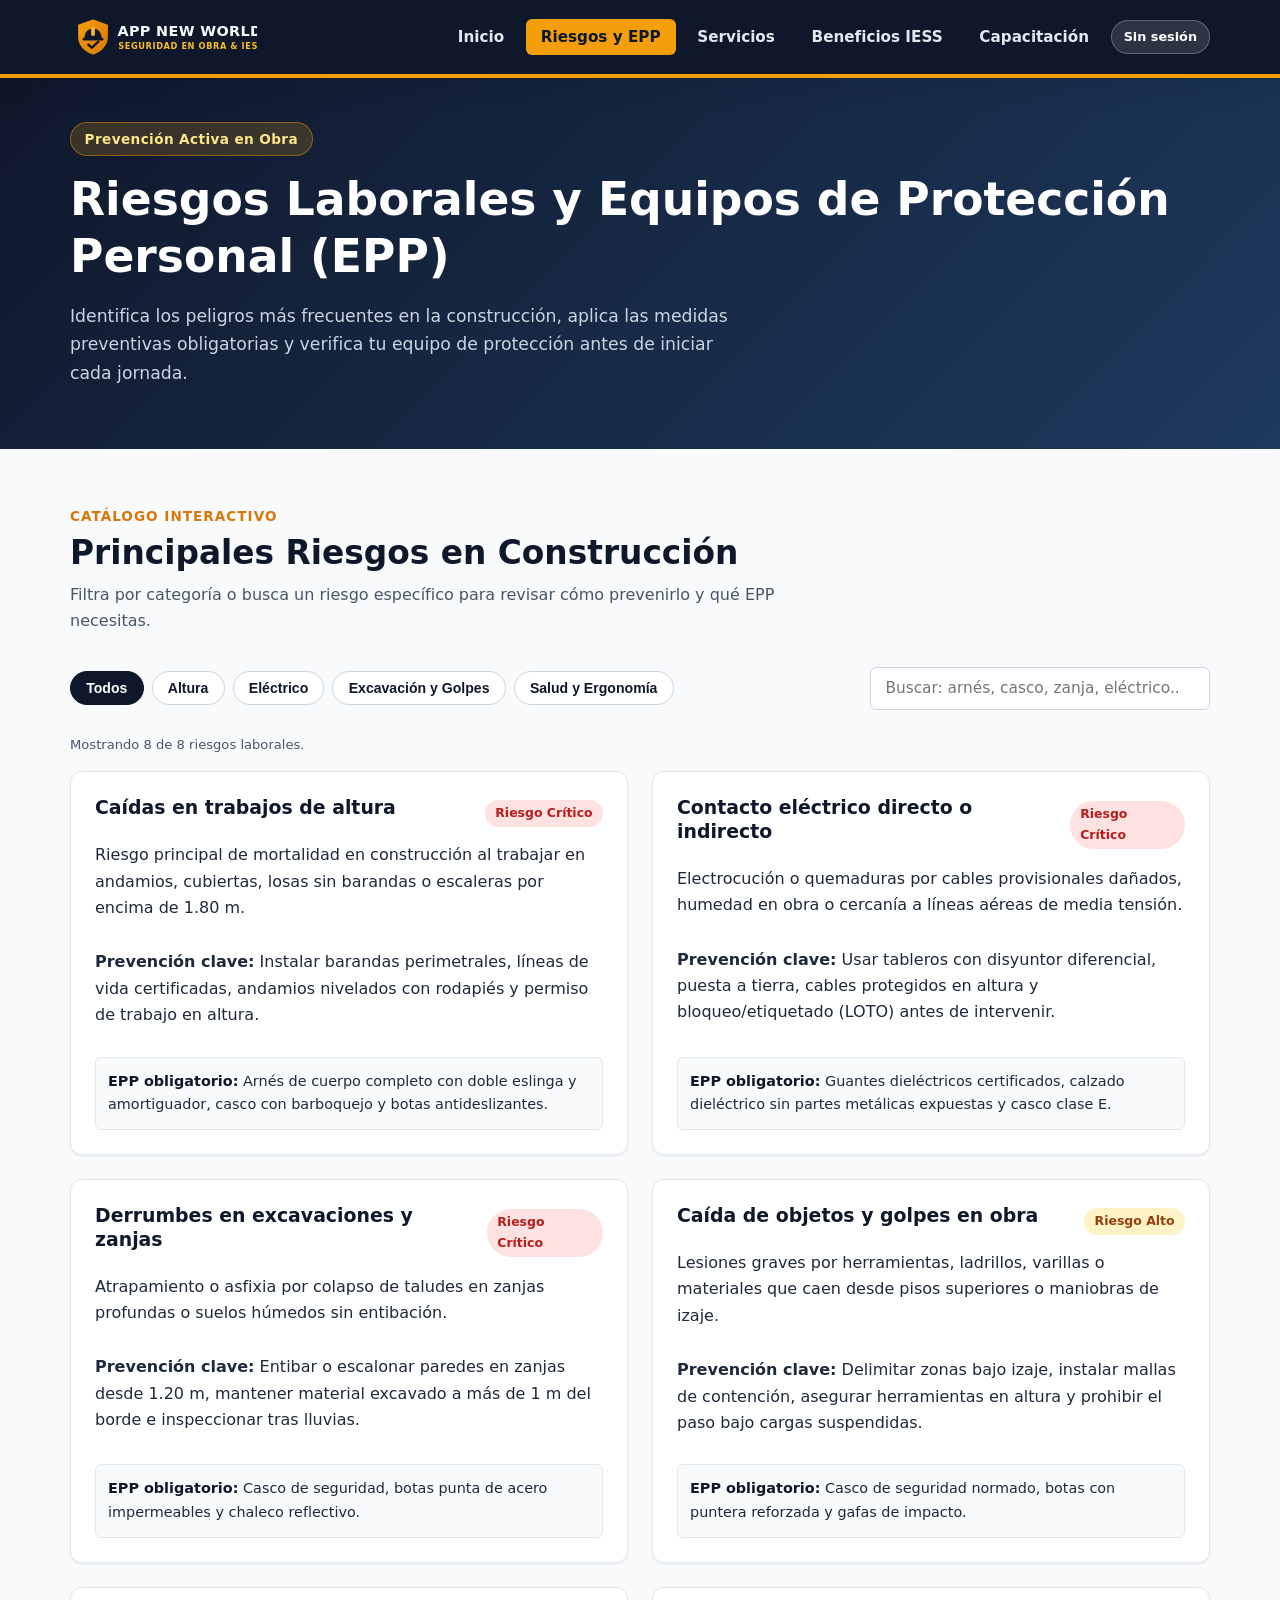
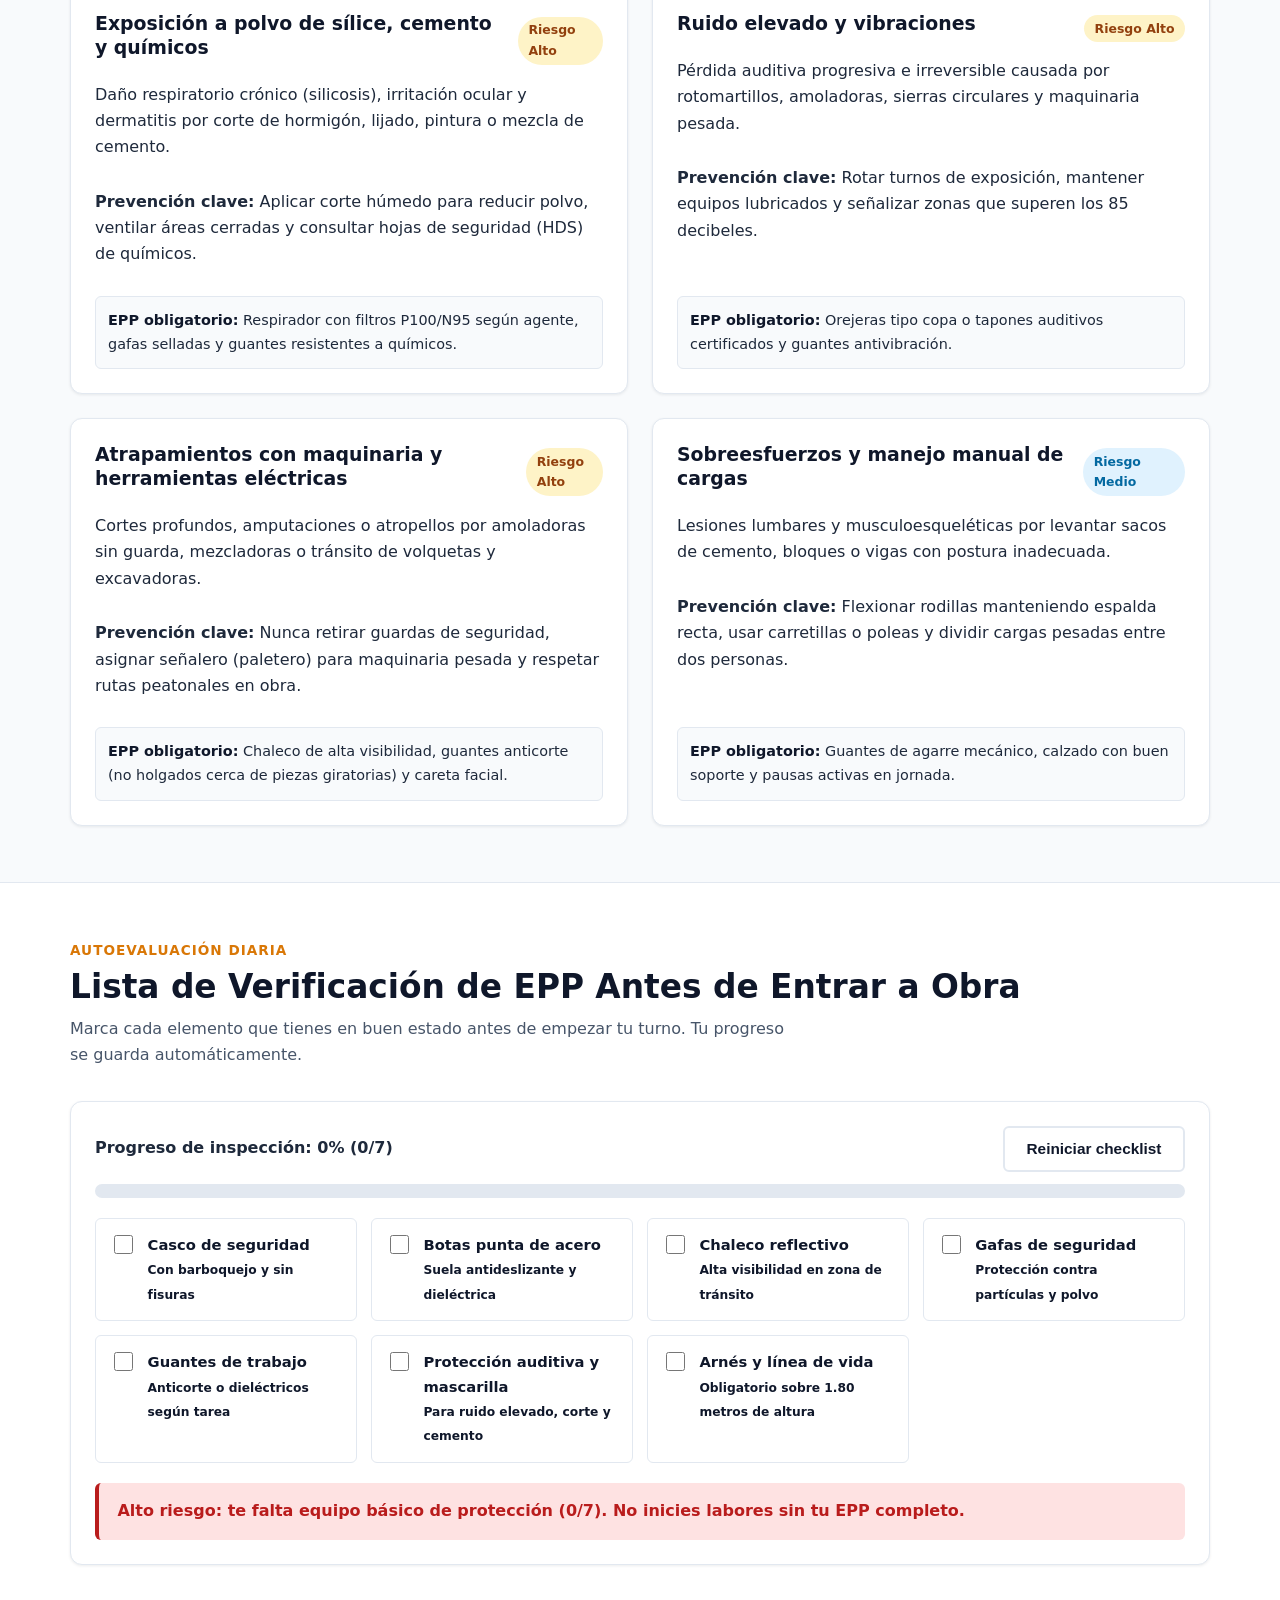
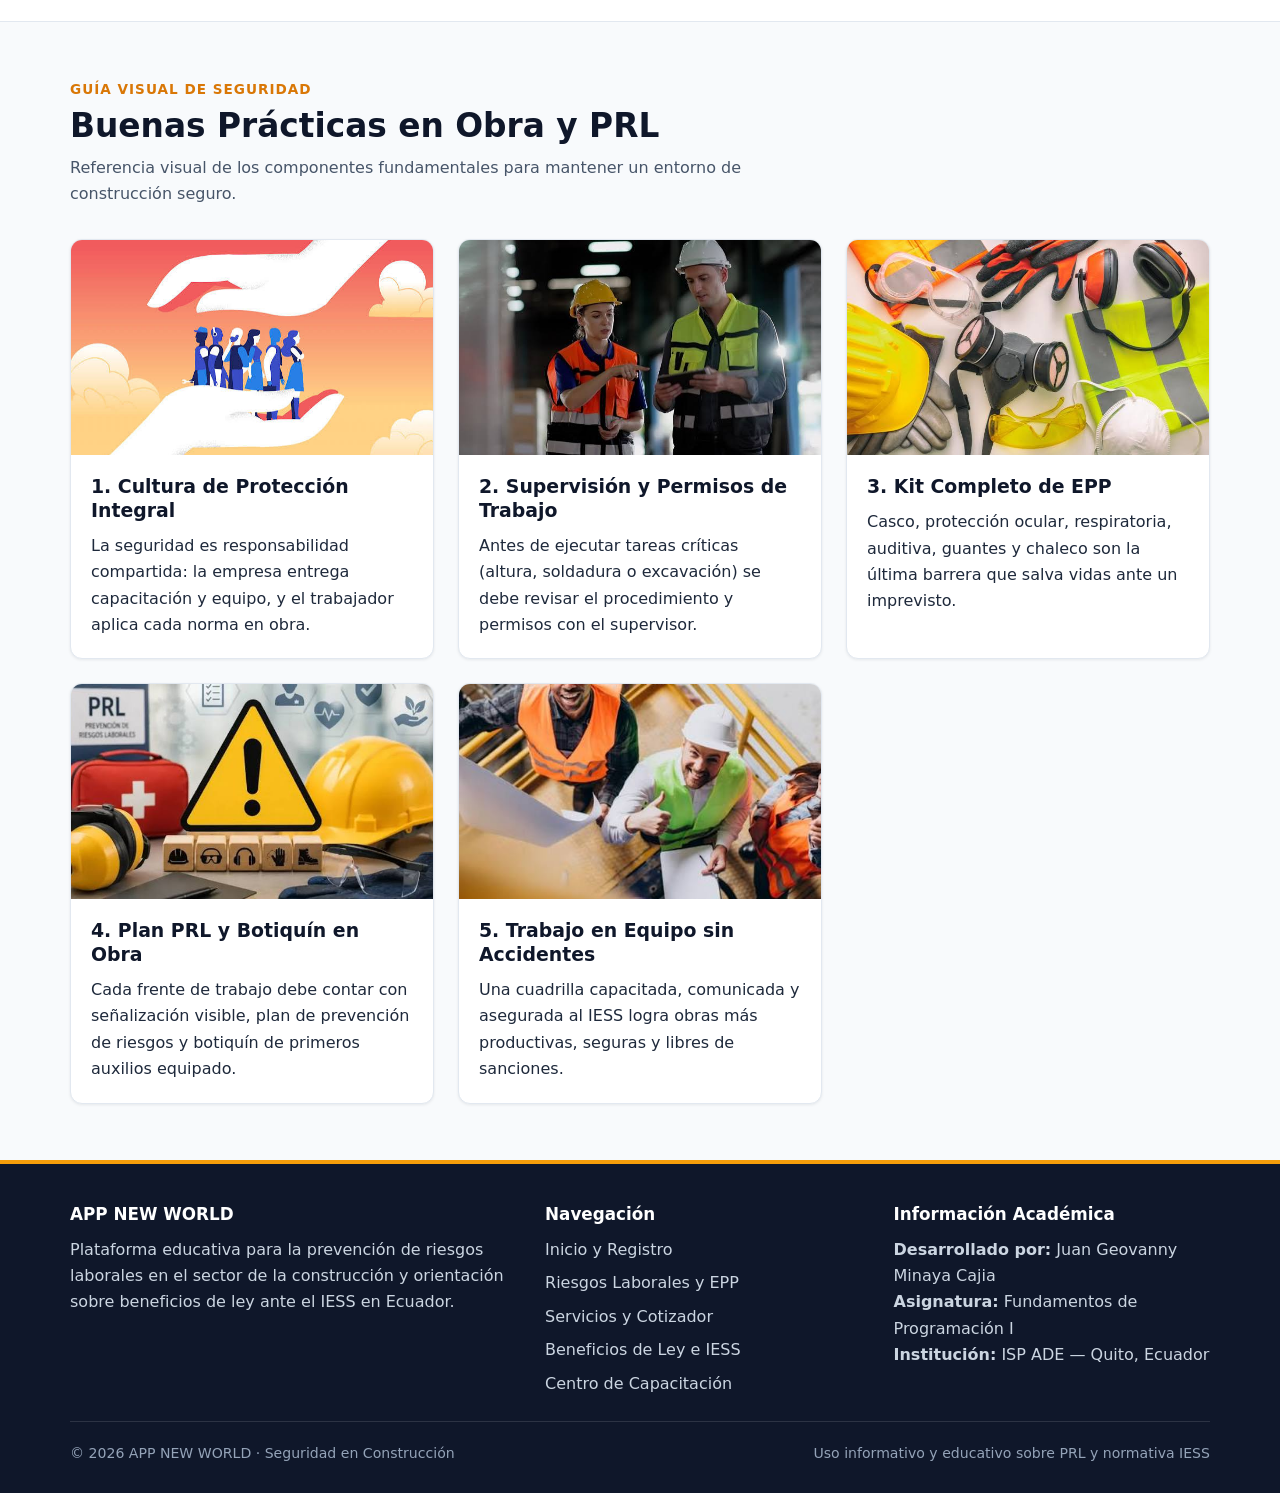
<file: riesgos.html>
<!DOCTYPE html>
<html lang="es">
<head>
  <meta charset="UTF-8">
  <meta name="viewport" content="width=device-width, initial-scale=1.0">
  <meta name="description" content="Catálogo interactivo de riesgos laborales en construcción, galería de EPP y lista diaria de verificación pre-obra.">
  <title>Riesgos Laborales y EPP | APP NEW WORLD</title>
  <link rel="stylesheet" href="css/estilos.css">
  <script src="js/app.js" defer></script>
</head>
<body>
  <header class="site-header">
    <div class="container navbar">
      <a href="index.html" class="brand-link" aria-label="Inicio APP NEW WORLD">
        <img src="imagenes/logo.svg" alt="Logo APP NEW WORLD Seguridad en Obra y IESS" class="brand-logo">
      </a>
      <button type="button" class="nav-toggle" id="navToggle" aria-expanded="false" aria-controls="navLinks" aria-label="Abrir menú de navegación">
        ☰
      </button>
      <nav aria-label="Navegación principal">
        <ul class="nav-links" id="navLinks">
          <li><a href="index.html">Inicio</a></li>
          <li><a href="riesgos.html" class="active">Riesgos y EPP</a></li>
          <li><a href="servicios.html">Servicios</a></li>
          <li><a href="beneficios-iess.html">Beneficios IESS</a></li>
          <li><a href="capacitacion.html">Capacitación</a></li>
          <li class="nav-session-item"><span id="headerUserSession" class="nav-session-badge">Sin sesión</span></li>
        </ul>
      </nav>
    </div>
  </header>

  <main>
    <section class="hero hero-compact">
      <div class="container">
        <span class="hero-badge">Prevención Activa en Obra</span>
        <h1>Riesgos Laborales y Equipos de Protección Personal (EPP)</h1>
        <p>
          Identifica los peligros más frecuentes en la construcción, aplica las medidas preventivas
          obligatorias y verifica tu equipo de protección antes de iniciar cada jornada.
        </p>
      </div>
    </section>

    <!-- Catálogo interactivo de riesgos -->
    <section class="section">
      <div class="container">
        <div class="section-header">
          <span class="section-kicker">Catálogo Interactivo</span>
          <h2>Principales Riesgos en Construcción</h2>
          <p>Filtra por categoría o busca un riesgo específico para revisar cómo prevenirlo y qué EPP necesitas.</p>
        </div>

        <div class="toolbar">
          <div class="filter-pills" id="filtrosRiesgos" role="group" aria-label="Filtrar riesgos por categoría">
            <button type="button" class="filter-btn active" data-categoria="todos">Todos</button>
            <button type="button" class="filter-btn" data-categoria="altura">Altura</button>
            <button type="button" class="filter-btn" data-categoria="electrico">Eléctrico</button>
            <button type="button" class="filter-btn" data-categoria="estructural">Excavación y Golpes</button>
            <button type="button" class="filter-btn" data-categoria="salud">Salud y Ergonomía</button>
          </div>
          <div class="search-box">
            <label for="buscadorRiesgos" class="sr-only">Buscar riesgo laboral</label>
            <input type="search" id="buscadorRiesgos" placeholder="Buscar: arnés, casco, zanja, eléctrico...">
          </div>
        </div>

        <p class="helper-text" id="resumenCatalogo" style="margin-bottom: 1rem;"></p>
        <div class="grid-2" id="gridRiesgos"></div>
      </div>
    </section>

    <!-- Checklist interactivo diario de EPP -->
    <section class="section section-alt">
      <div class="container">
        <div class="section-header">
          <span class="section-kicker">Autoevaluación Diaria</span>
          <h2>Lista de Verificación de EPP Antes de Entrar a Obra</h2>
          <p>Marca cada elemento que tienes en buen estado antes de empezar tu turno. Tu progreso se guarda automáticamente.</p>
        </div>

        <div class="card">
          <div style="display: flex; justify-content: space-between; align-items: center; flex-wrap: wrap; gap: 0.75rem;">
            <strong>Progreso de inspección: <span id="eppPorcentaje">0%</span> (<span id="eppCompletados">0</span>/7)</strong>
            <button type="button" id="btnReiniciarEpp" class="btn btn-outline-dark">Reiniciar checklist</button>
          </div>

          <div class="progress-bar-track" aria-hidden="true">
            <div class="progress-bar-fill" id="eppBarra"></div>
          </div>

          <div class="checklist-grid" id="checklistEpp">
            <label class="check-item">
              <input type="checkbox" value="casco">
              <span><strong>Casco de seguridad</strong><br><small>Con barboquejo y sin fisuras</small></span>
            </label>
            <label class="check-item">
              <input type="checkbox" value="botas">
              <span><strong>Botas punta de acero</strong><br><small>Suela antideslizante y dieléctrica</small></span>
            </label>
            <label class="check-item">
              <input type="checkbox" value="chaleco">
              <span><strong>Chaleco reflectivo</strong><br><small>Alta visibilidad en zona de tránsito</small></span>
            </label>
            <label class="check-item">
              <input type="checkbox" value="gafas">
              <span><strong>Gafas de seguridad</strong><br><small>Protección contra partículas y polvo</small></span>
            </label>
            <label class="check-item">
              <input type="checkbox" value="guantes">
              <span><strong>Guantes de trabajo</strong><br><small>Anticorte o dieléctricos según tarea</small></span>
            </label>
            <label class="check-item">
              <input type="checkbox" value="auditiva">
              <span><strong>Protección auditiva y mascarilla</strong><br><small>Para ruido elevado, corte y cemento</small></span>
            </label>
            <label class="check-item">
              <input type="checkbox" value="arnes">
              <span><strong>Arnés y línea de vida</strong><br><small>Obligatorio sobre 1.80 metros de altura</small></span>
            </label>
          </div>

          <div id="eppEstado" class="alert alert-warning" role="status" aria-live="polite">
            Marca tu equipo obligatorio para verificar si estás listo para ingresar a obra.
          </div>
        </div>
      </div>
    </section>

    <!-- Galería visual de seguridad con las 5 imágenes reales -->
    <section class="section">
      <div class="container">
        <div class="section-header">
          <span class="section-kicker">Guía Visual de Seguridad</span>
          <h2>Buenas Prácticas en Obra y PRL</h2>
          <p>Referencia visual de los componentes fundamentales para mantener un entorno de construcción seguro.</p>
        </div>

        <div class="grid-3">
          <article class="card gallery-card">
            <img src="imagenes/imagen1.jpg" alt="Ilustración de protección integral y bienestar del equipo de trabajadores">
            <div class="gallery-body">
              <h3>1. Cultura de Protección Integral</h3>
              <p>La seguridad es responsabilidad compartida: la empresa entrega capacitación y equipo, y el trabajador aplica cada norma en obra.</p>
            </div>
          </article>

          <article class="card gallery-card">
            <img src="imagenes/imagen2.jpg" alt="Supervisores de obra con casco y chaleco verificando procedimientos de seguridad en una tableta">
            <div class="gallery-body">
              <h3>2. Supervisión y Permisos de Trabajo</h3>
              <p>Antes de ejecutar tareas críticas (altura, soldadura o excavación) se debe revisar el procedimiento y permisos con el supervisor.</p>
            </div>
          </article>

          <article class="card gallery-card">
            <img src="imagenes/imagen3.jpg" alt="Conjunto completo de EPP: casco amarillo, guantes, gafas protectoras, respirador, orejeras y chaleco reflectivo">
            <div class="gallery-body">
              <h3>3. Kit Completo de EPP</h3>
              <p>Casco, protección ocular, respiratoria, auditiva, guantes y chaleco son la última barrera que salva vidas ante un imprevisto.</p>
            </div>
          </article>

          <article class="card gallery-card">
            <img src="imagenes/imagen4.jpg" alt="Carpeta de Prevención de Riesgos Laborales, botiquín de primeros auxilios, señal de advertencia y equipo de seguridad">
            <div class="gallery-body">
              <h3>4. Plan PRL y Botiquín en Obra</h3>
              <p>Cada frente de trabajo debe contar con señalización visible, plan de prevención de riesgos y botiquín de primeros auxilios equipado.</p>
            </div>
          </article>

          <article class="card gallery-card">
            <img src="imagenes/imagen5.jpg" alt="Equipo de trabajadores y supervisores de construcción sonriendo con cascos, chalecos reflectivos y planos de obra">
            <div class="gallery-body">
              <h3>5. Trabajo en Equipo sin Accidentes</h3>
              <p>Una cuadrilla capacitada, comunicada y asegurada al IESS logra obras más productivas, seguras y libres de sanciones.</p>
            </div>
          </article>
        </div>
      </div>
    </section>
  </main>

  <footer class="site-footer">
    <div class="container">
      <div class="footer-grid">
        <div>
          <h3>APP NEW WORLD</h3>
          <p>
            Plataforma educativa para la prevención de riesgos laborales en el sector de la construcción
            y orientación sobre beneficios de ley ante el IESS en Ecuador.
          </p>
        </div>
        <div>
          <h3>Navegación</h3>
          <ul class="footer-links">
            <li><a href="index.html">Inicio y Registro</a></li>
            <li><a href="riesgos.html">Riesgos Laborales y EPP</a></li>
            <li><a href="servicios.html">Servicios y Cotizador</a></li>
            <li><a href="beneficios-iess.html">Beneficios de Ley e IESS</a></li>
            <li><a href="capacitacion.html">Centro de Capacitación</a></li>
          </ul>
        </div>
        <div>
          <h3>Información Académica</h3>
          <p>
            <strong>Desarrollado por:</strong> Juan Geovanny Minaya Cajia<br>
            <strong>Asignatura:</strong> Fundamentos de Programación I<br>
            <strong>Institución:</strong> ISP ADE — Quito, Ecuador
          </p>
        </div>
      </div>
      <div class="footer-bottom">
        <span>© 2026 APP NEW WORLD · Seguridad en Construcción</span>
        <span>Uso informativo y educativo sobre PRL y normativa IESS</span>
      </div>
    </div>
  </footer>
</body>
</html>
</file>
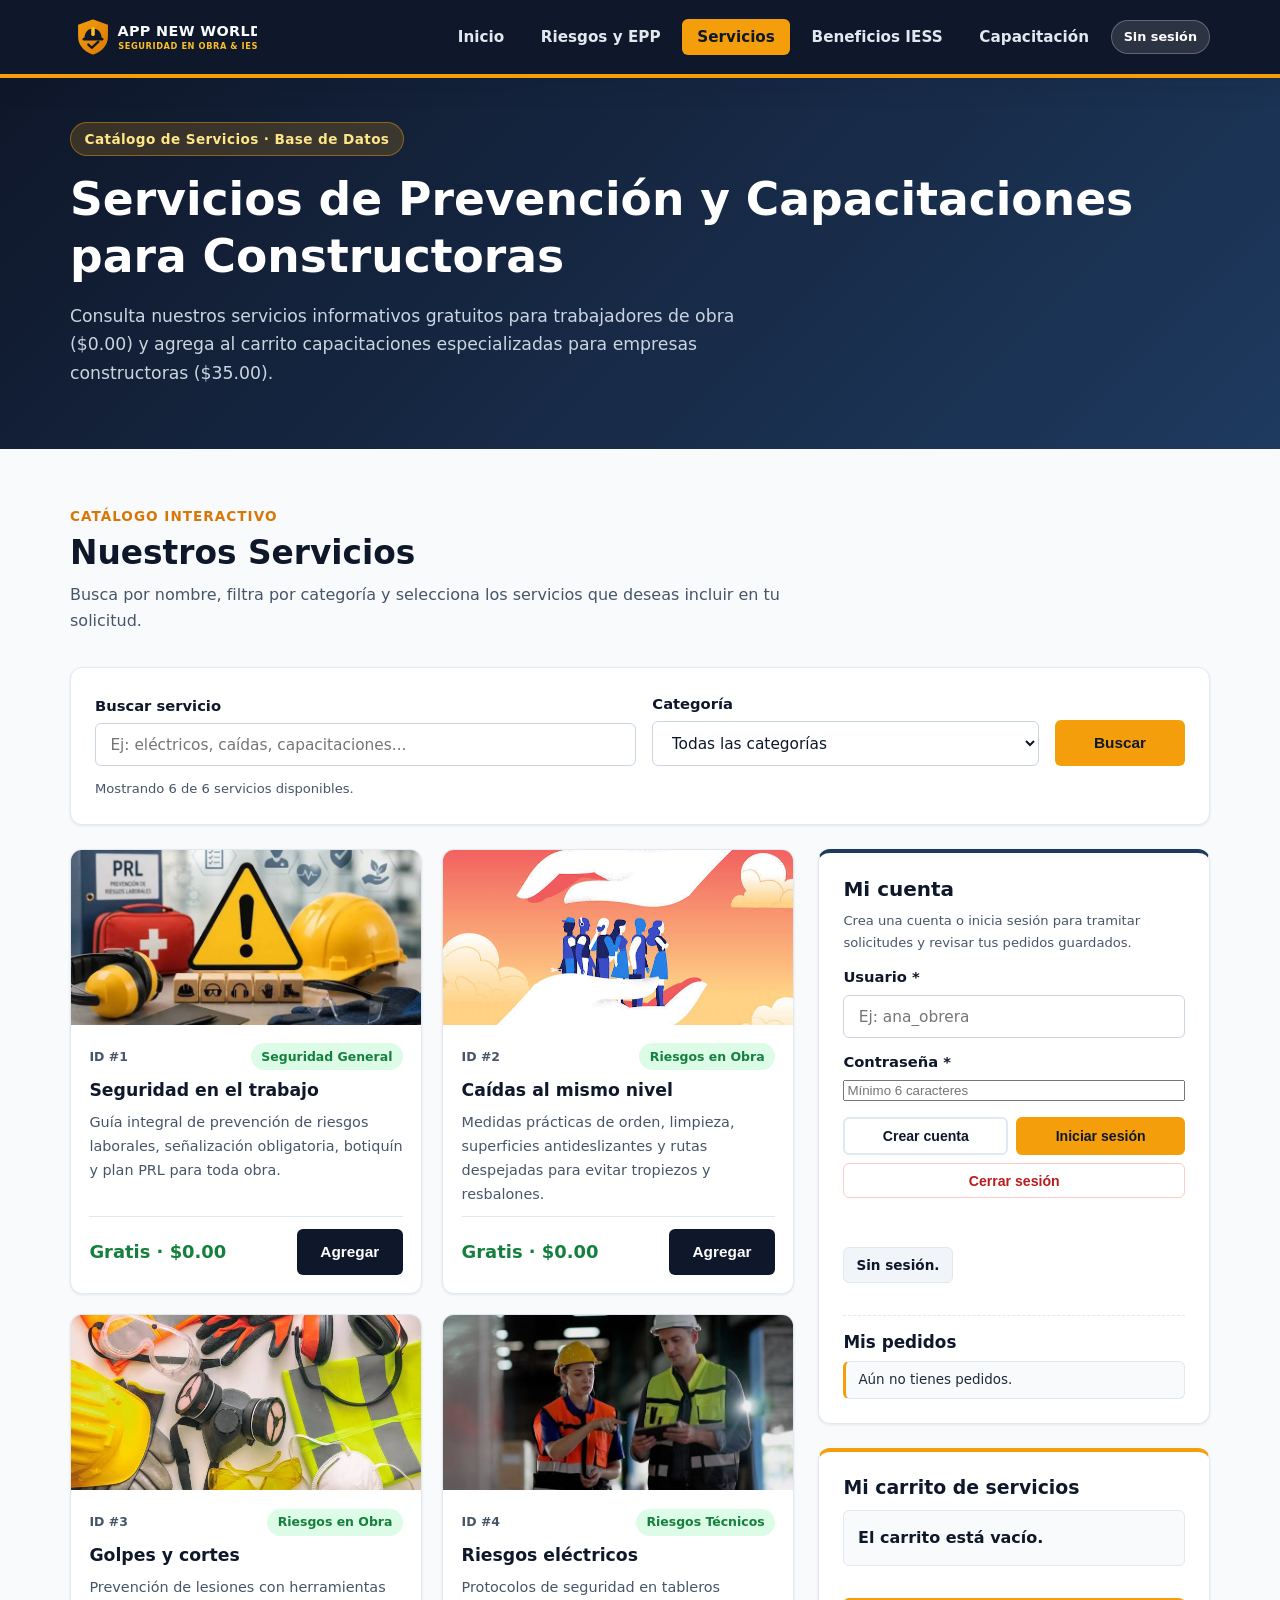
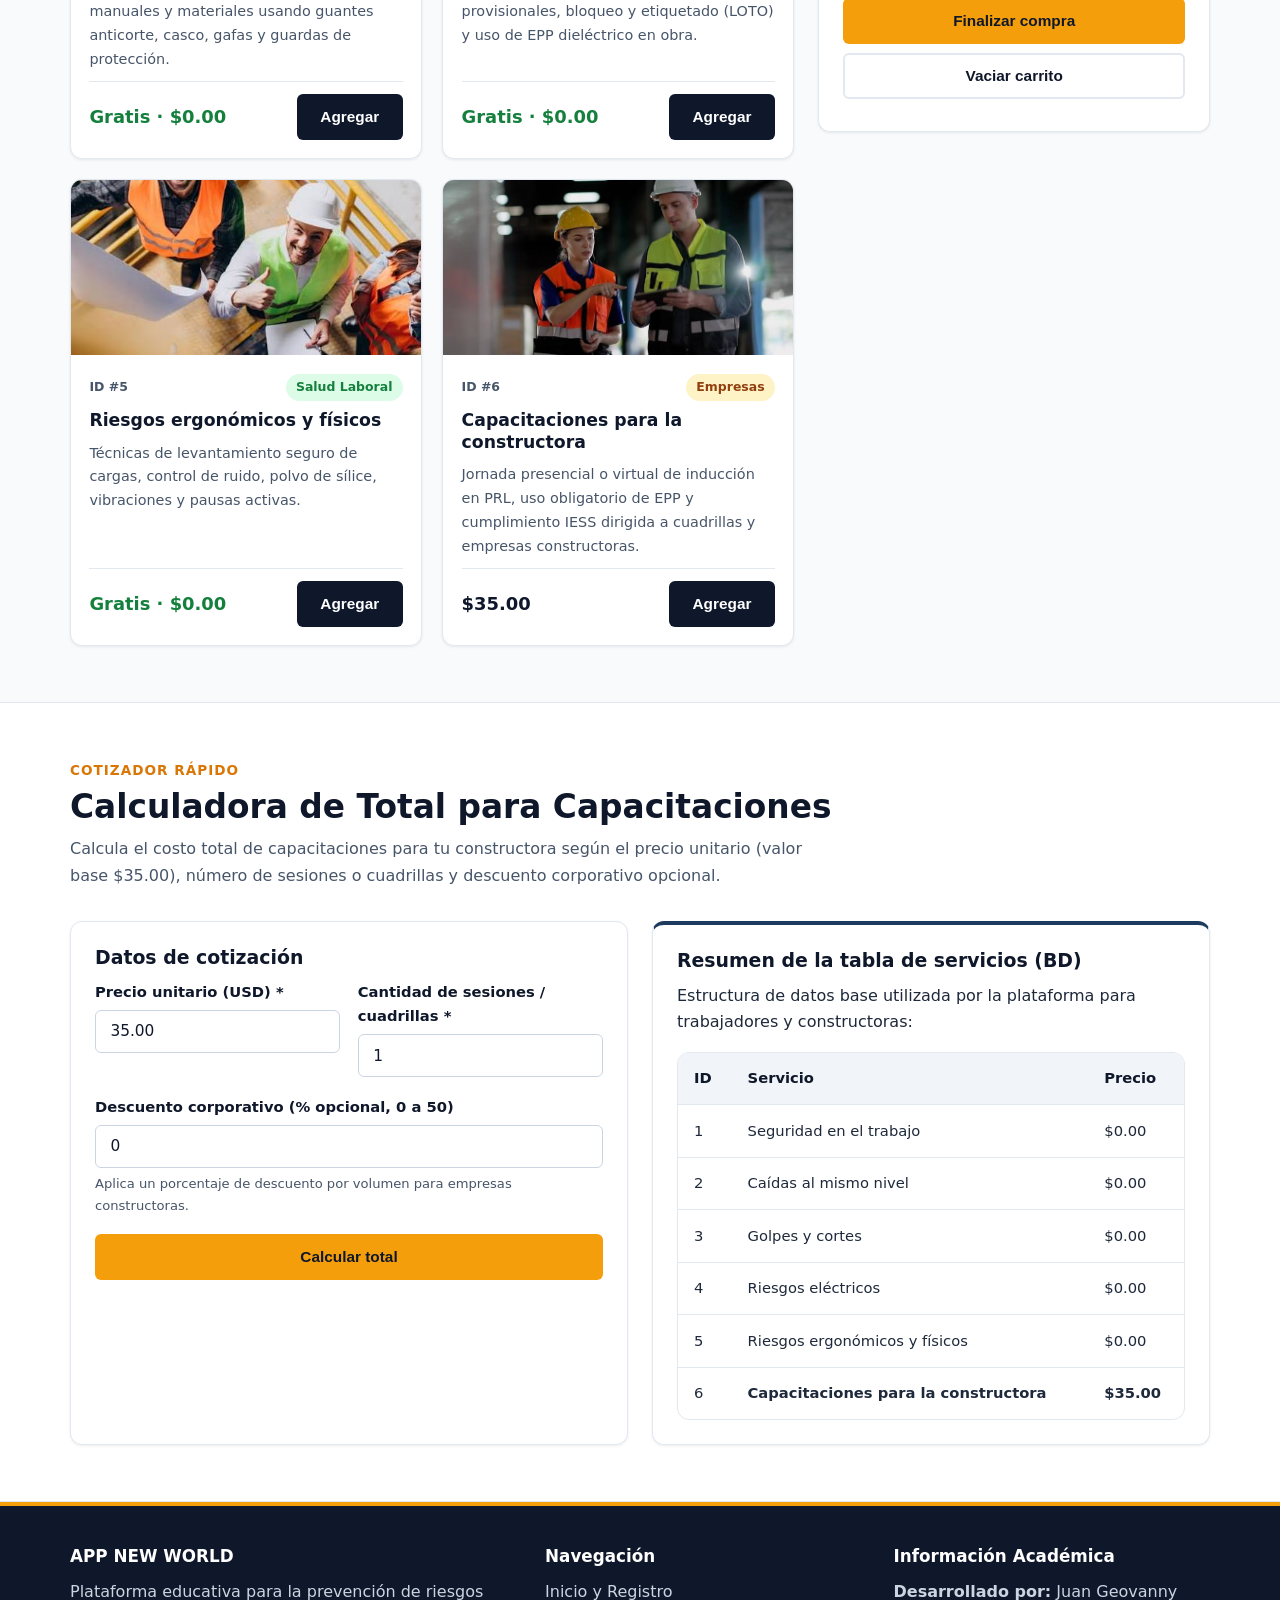
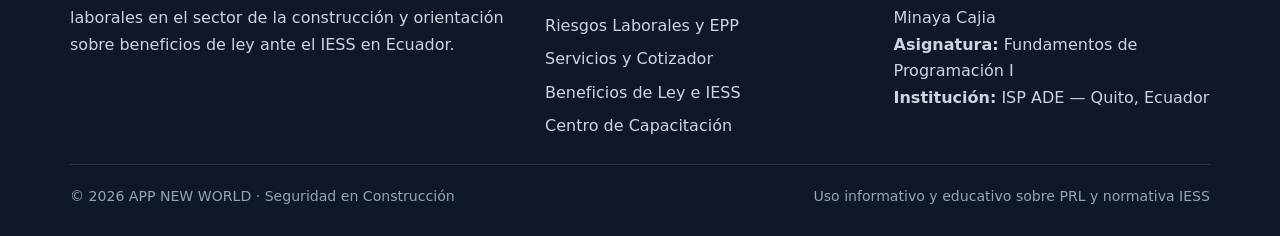
<file: servicios.html>
<!DOCTYPE html>
<html lang="es">
<head>
  <meta charset="UTF-8">
  <meta name="viewport" content="width=device-width, initial-scale=1.0">
  <meta name="description" content="Catálogo interactivo de servicios de prevención de riesgos laborales, carrito de solicitudes y cotizador de capacitaciones para constructoras.">
  <title>Servicios y Cotizador | APP NEW WORLD</title>
  <link rel="stylesheet" href="css/estilos.css">
  <script src="js/app.js" defer></script>
</head>
<body>
  <header class="site-header">
    <div class="container navbar">
      <a href="index.html" class="brand-link" aria-label="Inicio APP NEW WORLD">
        <img src="imagenes/logo.svg" alt="Logo APP NEW WORLD Seguridad en Obra y IESS" class="brand-logo">
      </a>
      <button type="button" class="nav-toggle" id="navToggle" aria-expanded="false" aria-controls="navLinks" aria-label="Abrir menú de navegación">
        ☰
      </button>
      <nav aria-label="Navegación principal">
        <ul class="nav-links" id="navLinks">
          <li><a href="index.html">Inicio</a></li>
          <li><a href="riesgos.html">Riesgos y EPP</a></li>
          <li><a href="servicios.html" class="active">Servicios</a></li>
          <li><a href="beneficios-iess.html">Beneficios IESS</a></li>
          <li><a href="capacitacion.html">Capacitación</a></li>
          <li class="nav-session-item"><span id="headerUserSession" class="nav-session-badge">Sin sesión</span></li>
        </ul>
      </nav>
    </div>
  </header>

  <main>
    <section class="hero hero-compact">
      <div class="container">
        <span class="hero-badge">Catálogo de Servicios · Base de Datos</span>
        <h1>Servicios de Prevención y Capacitaciones para Constructoras</h1>
        <p>
          Consulta nuestros servicios informativos gratuitos para trabajadores de obra ($0.00) y agrega
          al carrito capacitaciones especializadas para empresas constructoras ($35.00).
        </p>
      </div>
    </section>

    <!-- Catálogo con buscador, filtro por categoría y carrito -->
    <section class="section">
      <div class="container">
        <div class="section-header">
          <span class="section-kicker">Catálogo Interactivo</span>
          <h2>Nuestros Servicios</h2>
          <p>Busca por nombre, filtra por categoría y selecciona los servicios que deseas incluir en tu solicitud.</p>
        </div>

        <div class="services-toolbar card">
          <div class="toolbar-fields">
            <div class="form-group">
              <label for="campoBuscar">Buscar servicio</label>
              <input type="search" id="campoBuscar" placeholder="Ej: eléctricos, caídas, capacitaciones...">
            </div>

            <div class="form-group">
              <label for="selCategoria">Categoría</label>
              <select id="selCategoria">
                <option value="todas">Todas las categorías</option>
                <option value="Seguridad General">Seguridad General</option>
                <option value="Riesgos en Obra">Riesgos en Obra</option>
                <option value="Riesgos Técnicos">Riesgos Técnicos</option>
                <option value="Salud Laboral">Salud Laboral</option>
                <option value="Empresas">Empresas</option>
              </select>
            </div>

            <div class="form-group toolbar-btn-wrap">
              <button type="button" id="btnFiltrar" class="btn btn-primary">Buscar</button>
            </div>
          </div>
          <p class="helper-text" id="resumenServicios" style="margin: 0.75rem 0 0;"></p>
        </div>

        <div class="services-layout">
          <!-- Lista de tarjetas de servicios generadas dinámicamente con JavaScript -->
          <div>
            <ul id="listaProductos" class="services-grid"></ul>
          </div>

          <!-- Columna lateral: Gestión de Cuentas (Clase 13) y Carrito de compras -->
          <div class="services-sidebar">
            <!-- Zona Mi Cuenta (Requerimiento Clase 13: Registro, Login y Pedidos por Usuario) -->
            <section id="zonaCuenta" class="card card-navy account-panel" aria-label="Zona de gestión de cuenta">
              <h2>Mi cuenta</h2>
              <p class="helper-text" style="margin-bottom: 0.75rem;">
                Crea una cuenta o inicia sesión para tramitar solicitudes y revisar tus pedidos guardados.
              </p>

              <!-- Campos de formulario para credenciales -->
              <div class="account-fields">
                <div class="form-group">
                  <label for="cuUsuario">Usuario *</label>
                  <input type="text" id="cuUsuario" placeholder="Ej: ana_obrera">
                </div>
                <div class="form-group">
                  <label for="cuClave">Contraseña *</label>
                  <input type="password" id="cuClave" placeholder="Mínimo 6 caracteres">
                </div>
              </div>

              <!-- Botones de acción para registro, ingreso y salida -->
              <div class="account-actions">
                <button type="button" id="btnRegistro" class="btn btn-outline-dark">Crear cuenta</button>
                <button type="button" id="btnEntrar" class="btn btn-primary">Iniciar sesión</button>
                <button type="button" id="btnSalir" class="btn btn-danger-ghost">Cerrar sesión</button>
              </div>

              <!-- Párrafos requeridos por Clase 13 para feedback y estado de sesión -->
              <p id="mensajeCuenta" class="account-msg" role="status" aria-live="polite"></p>
              <p id="estadoSesion" class="session-status">Sin sesión.</p>

              <!-- Sección de pedidos acumulados del usuario activo -->
              <div class="orders-box">
                <h3>Mis pedidos</h3>
                <ul id="listaPedidos" class="orders-list"></ul>
              </div>
            </section>

            <!-- Panel del Carrito de Servicios con botón de compra obligatoria con sesión -->
            <aside class="card card-accent cart-panel" aria-label="Carrito de servicios">
              <h3>Mi carrito de servicios</h3>
              <p id="textoCarrito" class="cart-summary">El carrito está vacío.</p>
              <ul id="detalleCarrito" class="cart-items"></ul>

              <div class="cart-actions">
                <!-- Botón requerido por Clase 13 para finalizar la compra -->
                <button type="button" id="btnComprar" class="btn btn-primary">Finalizar compra</button>
                <button type="button" id="btnVaciar" class="btn btn-outline-dark">Vaciar carrito</button>
              </div>

              <!-- Párrafo requerido por Clase 13 para mostrar advertencias o agradecimiento de compra -->
              <p id="mensajeCompra" class="alert-inline" role="status" aria-live="polite"></p>
              <div id="carritoFeedback" class="alert" role="status" aria-live="polite"></div>
            </aside>
          </div>
        </div>
      </div>
    </section>

    <!-- Cotizador de capacitaciones (Funciones con parámetros y return) -->
    <section class="section section-alt" id="cotizador">
      <div class="container">
        <div class="section-header">
          <span class="section-kicker">Cotizador Rápido</span>
          <h2>Calculadora de Total para Capacitaciones</h2>
          <p>
            Calcula el costo total de capacitaciones para tu constructora según el precio unitario
            (valor base $35.00), número de sesiones o cuadrillas y descuento corporativo opcional.
          </p>
        </div>

        <div class="grid-2">
          <div class="card">
            <h3>Datos de cotización</h3>
            <div class="form-grid">
              <div class="form-group">
                <label for="campoPrecio">Precio unitario (USD) *</label>
                <input type="number" id="campoPrecio" value="35.00" min="0" step="0.01" placeholder="35.00">
              </div>

              <div class="form-group">
                <label for="campoCantidad">Cantidad de sesiones / cuadrillas *</label>
                <input type="number" id="campoCantidad" value="1" min="1" step="1" placeholder="Ej: 3">
              </div>

              <div class="form-group full-width">
                <label for="campoDescuento">Descuento corporativo (% opcional, 0 a 50)</label>
                <input type="number" id="campoDescuento" value="0" min="0" max="50" step="1" placeholder="Ej: 10">
                <span class="helper-text">Aplica un porcentaje de descuento por volumen para empresas constructoras.</span>
              </div>

              <div class="form-group full-width">
                <button type="button" id="btnTotal" class="btn btn-primary">Calcular total</button>
              </div>
            </div>
            <p id="resultadoTotal" class="alert" role="status" aria-live="polite"></p>
          </div>

          <div class="card card-navy">
            <h3>Resumen de la tabla de servicios (BD)</h3>
            <p>Estructura de datos base utilizada por la plataforma para trabajadores y constructoras:</p>
            <div class="table-wrap" style="margin-top: 1rem;">
              <table>
                <thead>
                  <tr>
                    <th>ID</th>
                    <th>Servicio</th>
                    <th>Precio</th>
                  </tr>
                </thead>
                <tbody>
                  <tr><td>1</td><td>Seguridad en el trabajo</td><td>$0.00</td></tr>
                  <tr><td>2</td><td>Caídas al mismo nivel</td><td>$0.00</td></tr>
                  <tr><td>3</td><td>Golpes y cortes</td><td>$0.00</td></tr>
                  <tr><td>4</td><td>Riesgos eléctricos</td><td>$0.00</td></tr>
                  <tr><td>5</td><td>Riesgos ergonómicos y físicos</td><td>$0.00</td></tr>
                  <tr><td>6</td><td><strong>Capacitaciones para la constructora</strong></td><td><strong>$35.00</strong></td></tr>
                </tbody>
              </table>
            </div>
          </div>
        </div>
      </div>
    </section>
  </main>

  <footer class="site-footer">
    <div class="container">
      <div class="footer-grid">
        <div>
          <h3>APP NEW WORLD</h3>
          <p>
            Plataforma educativa para la prevención de riesgos laborales en el sector de la construcción
            y orientación sobre beneficios de ley ante el IESS en Ecuador.
          </p>
        </div>
        <div>
          <h3>Navegación</h3>
          <ul class="footer-links">
            <li><a href="index.html">Inicio y Registro</a></li>
            <li><a href="riesgos.html">Riesgos Laborales y EPP</a></li>
            <li><a href="servicios.html">Servicios y Cotizador</a></li>
            <li><a href="beneficios-iess.html">Beneficios de Ley e IESS</a></li>
            <li><a href="capacitacion.html">Centro de Capacitación</a></li>
          </ul>
        </div>
        <div>
          <h3>Información Académica</h3>
          <p>
            <strong>Desarrollado por:</strong> Juan Geovanny Minaya Cajia<br>
            <strong>Asignatura:</strong> Fundamentos de Programación I<br>
            <strong>Institución:</strong> ISP ADE — Quito, Ecuador
          </p>
        </div>
      </div>
      <div class="footer-bottom">
        <span>© 2026 APP NEW WORLD · Seguridad en Construcción</span>
        <span>Uso informativo y educativo sobre PRL y normativa IESS</span>
      </div>
    </div>
  </footer>
</body>
</html>
</file>
<file: css/estilos.css>
/* ==========================================================================
   APP NEW WORLD - Sistema de Estilos (Seguridad en Construcción y Ley IESS)
   Diseño Responsive Mobile-First con alto contraste (WCAG AA)
   ========================================================================== */

:root {
  --color-navy: #0f172a;
  --color-navy-light: #1e293b;
  --color-steel: #1e3a5f;
  --color-amber: #f59e0b;
  --color-amber-dark: #d97706;
  --color-amber-soft: #fef3c7;
  --color-bg: #f8fafc;
  --color-surface: #ffffff;
  --color-border: #e2e8f0;
  --color-text: #1e293b;
  --color-text-muted: #475569;
  --color-success: #15803d;
  --color-success-bg: #dcfce7;
  --color-danger: #b91c1c;
  --color-danger-bg: #fee2e2;
  --color-info: #0369a1;
  --color-info-bg: #e0f2fe;

  --radius-sm: 6px;
  --radius-md: 12px;
  --radius-lg: 18px;
  --shadow-sm: 0 1px 3px rgba(15, 23, 42, 0.08);
  --shadow-md: 0 8px 24px rgba(15, 23, 42, 0.1);
  --shadow-lg: 0 16px 36px rgba(15, 23, 42, 0.14);
  --transition: 0.22s ease;
  --container-max: 1180px;
}

*,
*::before,
*::after {
  box-sizing: border-box;
}

html {
  scroll-behavior: smooth;
}

body {
  margin: 0;
  font-family: "Segoe UI", system-ui, -apple-system, BlinkMacSystemFont, Roboto, sans-serif;
  font-size: 16px;
  line-height: 1.65;
  color: var(--color-text);
  background-color: var(--color-bg);
  min-height: 100vh;
  display: flex;
  flex-direction: column;
}

main {
  flex: 1;
}

img,
video {
  max-width: 100%;
  display: block;
}

a {
  color: var(--color-steel);
  text-decoration: none;
  transition: color var(--transition);
}

a:hover {
  color: var(--color-amber-dark);
}

h1, h2, h3, h4 {
  color: var(--color-navy);
  line-height: 1.25;
  margin-top: 0;
}

p {
  margin-top: 0;
}

.container {
  width: 100%;
  max-width: var(--container-max);
  margin: 0 auto;
  padding: 0 1.25rem;
}

.sr-only {
  position: absolute;
  width: 1px;
  height: 1px;
  padding: 0;
  margin: -1px;
  overflow: hidden;
  clip: rect(0, 0, 0, 0);
  border: 0;
}

/* ==========================================================================
   Header & Navegación Principal
   ========================================================================== */

.site-header {
  background-color: var(--color-navy);
  color: #ffffff;
  position: sticky;
  top: 0;
  z-index: 1000;
  border-bottom: 4px solid var(--color-amber);
  box-shadow: var(--shadow-md);
}

.navbar {
  display: flex;
  align-items: center;
  justify-content: space-between;
  min-height: 74px;
  gap: 1rem;
}

.brand-link {
  display: inline-flex;
  align-items: center;
  gap: 0.75rem;
}

.brand-logo {
  height: 46px;
  width: auto;
}

.nav-toggle {
  display: none;
  background: transparent;
  border: 2px solid rgba(255, 255, 255, 0.35);
  color: #ffffff;
  border-radius: var(--radius-sm);
  padding: 0.45rem 0.75rem;
  font-size: 1.25rem;
  cursor: pointer;
}

.nav-toggle:hover,
.nav-toggle:focus-visible {
  border-color: var(--color-amber);
  color: var(--color-amber);
  outline: none;
}

.nav-links {
  list-style: none;
  display: flex;
  align-items: center;
  gap: 0.4rem;
  margin: 0;
  padding: 0;
}

.nav-links a {
  color: #e2e8f0;
  font-weight: 600;
  font-size: 0.95rem;
  padding: 0.55rem 0.95rem;
  border-radius: var(--radius-sm);
  transition: background-color var(--transition), color var(--transition);
}

.nav-links a:hover,
.nav-links a:focus-visible {
  background-color: rgba(255, 255, 255, 0.1);
  color: #ffffff;
  outline: none;
}

.nav-links a.active {
  background-color: var(--color-amber);
  color: var(--color-navy);
}

/* ==========================================================================
   Hero Banners
   ========================================================================== */

.hero {
  background: linear-gradient(135deg, var(--color-navy) 0%, var(--color-steel) 100%);
  color: #ffffff;
  padding: 4rem 0 3.75rem;
  position: relative;
  overflow: hidden;
}

.hero-compact {
  padding: 2.75rem 0;
}

.hero-grid {
  display: grid;
  grid-template-columns: 1.2fr 0.8fr;
  gap: 2.5rem;
  align-items: center;
}

.hero-badge {
  display: inline-block;
  background-color: rgba(245, 158, 11, 0.18);
  color: #fde68a;
  border: 1px solid rgba(245, 158, 11, 0.45);
  padding: 0.3rem 0.85rem;
  border-radius: 999px;
  font-size: 0.85rem;
  font-weight: 700;
  letter-spacing: 0.4px;
  margin-bottom: 1rem;
}

.hero h1 {
  color: #ffffff;
  font-size: clamp(1.9rem, 3.6vw, 2.85rem);
  margin-bottom: 1rem;
}

.hero p {
  color: #cbd5e1;
  font-size: 1.08rem;
  max-width: 62ch;
}

.hero-actions {
  display: flex;
  flex-wrap: wrap;
  gap: 0.85rem;
  margin-top: 1.6rem;
}

.hero-media-card {
  background: rgba(255, 255, 255, 0.08);
  border: 1px solid rgba(255, 255, 255, 0.18);
  border-radius: var(--radius-lg);
  padding: 0.75rem;
  box-shadow: var(--shadow-lg);
}

.hero-media-card img {
  width: 100%;
  height: 290px;
  object-fit: cover;
  border-radius: var(--radius-md);
}

.hero-stats {
  display: grid;
  grid-template-columns: repeat(3, 1fr);
  gap: 0.75rem;
  margin-top: 0.85rem;
}

.stat-pill {
  background: rgba(15, 23, 42, 0.65);
  border-radius: var(--radius-sm);
  padding: 0.6rem;
  text-align: center;
}

.stat-pill strong {
  display: block;
  color: var(--color-amber);
  font-size: 1.15rem;
}

.stat-pill span {
  font-size: 0.78rem;
  color: #e2e8f0;
}

/* ==========================================================================
   Botones
   ========================================================================== */

.btn {
  display: inline-flex;
  align-items: center;
  justify-content: center;
  gap: 0.5rem;
  padding: 0.75rem 1.35rem;
  border-radius: var(--radius-sm);
  font-weight: 700;
  font-size: 0.96rem;
  cursor: pointer;
  border: 2px solid transparent;
  transition: background-color var(--transition), color var(--transition), transform var(--transition), border-color var(--transition);
  text-align: center;
}

.btn:active {
  transform: translateY(1px);
}

.btn:focus-visible {
  outline: 3px solid var(--color-amber);
  outline-offset: 2px;
}

.btn-primary {
  background-color: var(--color-amber);
  color: var(--color-navy);
}

.btn-primary:hover {
  background-color: var(--color-amber-dark);
  color: #ffffff;
}

.btn-secondary {
  background-color: var(--color-navy);
  color: #ffffff;
}

.btn-secondary:hover {
  background-color: var(--color-steel);
  color: #ffffff;
}

.btn-outline-light {
  background-color: transparent;
  color: #ffffff;
  border-color: rgba(255, 255, 255, 0.55);
}

.btn-outline-light:hover {
  background-color: #ffffff;
  color: var(--color-navy);
}

.btn-outline-dark {
  background-color: transparent;
  color: var(--color-navy);
  border-color: var(--color-border);
}

.btn-outline-dark:hover {
  border-color: var(--color-navy);
  background-color: #f1f5f9;
}

.btn-danger-ghost {
  background: transparent;
  color: var(--color-danger);
  border: 1px solid #fecaca;
  padding: 0.35rem 0.7rem;
  font-size: 0.84rem;
}

.btn-danger-ghost:hover {
  background: var(--color-danger-bg);
}

/* ==========================================================================
   Secciones, Grillas y Tarjetas
   ========================================================================== */

.section {
  padding: 3.5rem 0;
}

.section-alt {
  background-color: #ffffff;
  border-top: 1px solid var(--color-border);
  border-bottom: 1px solid var(--color-border);
}

.section-header {
  margin-bottom: 2rem;
}

.section-kicker {
  color: var(--color-amber-dark);
  font-weight: 800;
  font-size: 0.85rem;
  text-transform: uppercase;
  letter-spacing: 1px;
  margin-bottom: 0.35rem;
  display: block;
}

.section-header h2 {
  font-size: clamp(1.5rem, 2.6vw, 2.05rem);
  margin-bottom: 0.5rem;
}

.section-header p {
  color: var(--color-text-muted);
  max-width: 72ch;
}

.grid-2 {
  display: grid;
  grid-template-columns: repeat(2, minmax(0, 1fr));
  gap: 1.5rem;
}

.grid-3 {
  display: grid;
  grid-template-columns: repeat(3, minmax(0, 1fr));
  gap: 1.5rem;
}

.card {
  background-color: var(--color-surface);
  border: 1px solid var(--color-border);
  border-radius: var(--radius-md);
  padding: 1.5rem;
  box-shadow: var(--shadow-sm);
  transition: transform var(--transition), box-shadow var(--transition);
}

.card:hover {
  box-shadow: var(--shadow-md);
}

.card-accent {
  border-top: 4px solid var(--color-amber);
}

.card-navy {
  border-top: 4px solid var(--color-steel);
}

.card h3 {
  font-size: 1.18rem;
  margin-bottom: 0.65rem;
}

.card p:last-child {
  margin-bottom: 0;
}

.icon-circle {
  width: 44px;
  height: 44px;
  border-radius: 10px;
  background-color: var(--color-amber-soft);
  color: var(--color-amber-dark);
  display: inline-flex;
  align-items: center;
  justify-content: center;
  font-weight: 800;
  font-size: 1.25rem;
  margin-bottom: 1rem;
}

/* ==========================================================================
   Badges y Alertas
   ========================================================================== */

.badge {
  display: inline-block;
  padding: 0.2rem 0.65rem;
  border-radius: 999px;
  font-size: 0.78rem;
  font-weight: 700;
}

.badge-critico {
  background-color: var(--color-danger-bg);
  color: var(--color-danger);
}

.badge-alto {
  background-color: var(--color-amber-soft);
  color: #92400e;
}

.badge-medio {
  background-color: var(--color-info-bg);
  color: var(--color-info);
}

.badge-ok {
  background-color: var(--color-success-bg);
  color: var(--color-success);
}

.alert {
  padding: 0.95rem 1.15rem;
  border-radius: var(--radius-sm);
  border-left: 4px solid transparent;
  font-weight: 600;
  margin-top: 1rem;
}

.alert:empty {
  display: none;
}

.alert-success {
  background-color: var(--color-success-bg);
  color: var(--color-success);
  border-left-color: var(--color-success);
}

.alert-error {
  background-color: var(--color-danger-bg);
  color: var(--color-danger);
  border-left-color: var(--color-danger);
}

.alert-warning {
  background-color: var(--color-amber-soft);
  color: #92400e;
  border-left-color: var(--color-amber-dark);
}

.alert-info {
  background-color: var(--color-info-bg);
  color: var(--color-info);
  border-left-color: var(--color-info);
}

/* ==========================================================================
   Formularios
   ========================================================================== */

.form-grid {
  display: grid;
  grid-template-columns: repeat(2, minmax(0, 1fr));
  gap: 1.1rem;
}

.form-group {
  display: flex;
  flex-direction: column;
  gap: 0.35rem;
}

.form-group.full-width {
  grid-column: 1 / -1;
}

label {
  font-weight: 700;
  font-size: 0.92rem;
  color: var(--color-navy);
}

input[type="text"],
input[type="email"],
input[type="tel"],
input[type="number"],
input[type="search"],
select,
textarea {
  width: 100%;
  padding: 0.72rem 0.9rem;
  border: 1.5px solid #cbd5e1;
  border-radius: var(--radius-sm);
  font-family: inherit;
  font-size: 0.96rem;
  color: var(--color-navy);
  background-color: #ffffff;
  transition: border-color var(--transition), box-shadow var(--transition);
}

input:focus,
select:focus,
textarea:focus {
  outline: none;
  border-color: var(--color-steel);
  box-shadow: 0 0 0 3px rgba(30, 58, 95, 0.14);
}

.helper-text {
  font-size: 0.82rem;
  color: var(--color-text-muted);
}

/* Tabla responsive de registros */
.table-wrap {
  overflow-x: auto;
  border: 1px solid var(--color-border);
  border-radius: var(--radius-md);
  background: #ffffff;
}

table {
  width: 100%;
  border-collapse: collapse;
  font-size: 0.92rem;
}

th, td {
  text-align: left;
  padding: 0.85rem 1rem;
  border-bottom: 1px solid var(--color-border);
}

th {
  background-color: #f1f5f9;
  color: var(--color-navy);
  font-weight: 700;
}

tbody tr:last-child td {
  border-bottom: none;
}

/* ==========================================================================
   Filtros, Galería y Checklist EPP (riesgos.html)
   ========================================================================== */

.toolbar {
  display: flex;
  flex-wrap: wrap;
  gap: 0.85rem;
  align-items: center;
  justify-content: space-between;
  margin-bottom: 1.5rem;
}

.filter-pills {
  display: flex;
  flex-wrap: wrap;
  gap: 0.5rem;
}

.filter-btn {
  padding: 0.5rem 0.95rem;
  border-radius: 999px;
  border: 1.5px solid #cbd5e1;
  background: #ffffff;
  color: var(--color-navy);
  font-weight: 600;
  font-size: 0.88rem;
  cursor: pointer;
  transition: all var(--transition);
}

.filter-btn:hover {
  border-color: var(--color-steel);
}

.filter-btn.active {
  background-color: var(--color-navy);
  border-color: var(--color-navy);
  color: #ffffff;
}

.search-box {
  min-width: 240px;
  flex: 1;
  max-width: 340px;
}

.risk-card {
  display: flex;
  flex-direction: column;
  gap: 0.75rem;
}

.risk-meta {
  display: flex;
  align-items: center;
  justify-content: space-between;
  gap: 0.5rem;
}

.risk-epp {
  background-color: #f8fafc;
  border: 1px solid var(--color-border);
  border-radius: var(--radius-sm);
  padding: 0.75rem;
  font-size: 0.9rem;
  margin-top: auto;
}

.risk-epp strong {
  color: var(--color-navy);
}

.gallery-card {
  padding: 0;
  overflow: hidden;
  display: flex;
  flex-direction: column;
}

.gallery-card img {
  width: 100%;
  height: 215px;
  object-fit: cover;
}

.gallery-body {
  padding: 1.25rem;
  flex: 1;
}

.checklist-grid {
  display: grid;
  grid-template-columns: repeat(auto-fit, minmax(230px, 1fr));
  gap: 0.85rem;
  margin: 1.25rem 0;
}

.check-item {
  display: flex;
  align-items: flex-start;
  gap: 0.7rem;
  padding: 0.9rem;
  border: 1.5px solid var(--color-border);
  border-radius: var(--radius-sm);
  background: #ffffff;
  cursor: pointer;
  transition: border-color var(--transition), background-color var(--transition);
}

.check-item:has(input:checked) {
  border-color: var(--color-success);
  background-color: #f0fdf4;
}

.check-item input[type="checkbox"] {
  width: 19px;
  height: 19px;
  margin-top: 2px;
  accent-color: var(--color-success);
  flex-shrink: 0;
}

.progress-bar-track {
  width: 100%;
  height: 14px;
  background-color: #e2e8f0;
  border-radius: 999px;
  overflow: hidden;
  margin: 0.75rem 0;
}

.progress-bar-fill {
  height: 100%;
  width: 0%;
  background: linear-gradient(90deg, var(--color-amber), var(--color-success));
  transition: width 0.3s ease;
}

/* ==========================================================================
   Calculadora IESS y Protocolo (beneficios-iess.html)
   ========================================================================== */

.calc-results {
  display: grid;
  grid-template-columns: repeat(2, minmax(0, 1fr));
  gap: 1rem;
  margin-top: 1.25rem;
}

.result-box {
  background: #f8fafc;
  border: 1px solid var(--color-border);
  border-radius: var(--radius-sm);
  padding: 1rem;
}

.result-box.highlight {
  background: var(--color-navy);
  color: #ffffff;
  border-color: var(--color-navy);
  grid-column: 1 / -1;
}

.result-box span {
  display: block;
  font-size: 0.85rem;
  color: var(--color-text-muted);
}

.result-box.highlight span {
  color: #cbd5e1;
}

.result-box strong {
  display: block;
  font-size: 1.45rem;
  color: var(--color-navy);
  margin-top: 0.25rem;
}

.result-box.highlight strong {
  color: var(--color-amber);
  font-size: 1.75rem;
}

.steps-list {
  list-style: none;
  padding: 0;
  margin: 0;
  display: grid;
  gap: 1rem;
}

.step-item {
  display: grid;
  grid-template-columns: 44px 1fr;
  gap: 1rem;
  align-items: start;
  background: #ffffff;
  border: 1px solid var(--color-border);
  border-radius: var(--radius-md);
  padding: 1.15rem;
}

.step-number {
  width: 44px;
  height: 44px;
  border-radius: 50%;
  background-color: var(--color-navy);
  color: var(--color-amber);
  font-weight: 800;
  font-size: 1.1rem;
  display: flex;
  align-items: center;
  justify-content: center;
}

/* ==========================================================================
   Capacitación, Video, Testimonios y Quiz (capacitacion.html)
   ========================================================================== */

.video-wrapper {
  background: #0f172a;
  border-radius: var(--radius-md);
  overflow: hidden;
  box-shadow: var(--shadow-lg);
}

.video-wrapper video {
  width: 100%;
  max-height: 480px;
  background: #000000;
}

.quote-card {
  position: relative;
  border-left: 4px solid var(--color-amber);
}

.quote-text {
  font-style: italic;
  color: var(--color-text);
  margin-bottom: 1rem;
}

.quote-author {
  font-weight: 700;
  color: var(--color-navy);
  font-size: 0.92rem;
}

.quote-role {
  color: var(--color-text-muted);
  font-size: 0.84rem;
}

.quiz-question {
  border: 1px solid var(--color-border);
  border-radius: var(--radius-md);
  padding: 1.25rem;
  margin-bottom: 1rem;
  background: #ffffff;
}

.quiz-question legend {
  font-weight: 700;
  color: var(--color-navy);
  margin-bottom: 0.75rem;
  padding: 0;
}

.quiz-options {
  display: grid;
  gap: 0.55rem;
}

.quiz-option {
  display: flex;
  align-items: flex-start;
  gap: 0.65rem;
  padding: 0.65rem 0.85rem;
  border: 1px solid var(--color-border);
  border-radius: var(--radius-sm);
  cursor: pointer;
  font-weight: 500;
}

.quiz-option:hover {
  background-color: #f8fafc;
}

.quiz-feedback {
  margin-top: 0.65rem;
  font-size: 0.88rem;
  font-weight: 600;
}

.certificate-box {
  margin-top: 1.5rem;
  border: 4px double var(--color-navy);
  background: linear-gradient(180deg, #ffffff 0%, #fffbeb 100%);
  border-radius: var(--radius-md);
  padding: 2rem;
  text-align: center;
  box-shadow: var(--shadow-md);
}

.certificate-box h3 {
  font-size: 1.5rem;
  color: var(--color-navy);
  margin-bottom: 0.5rem;
}

.certificate-name {
  font-size: 1.65rem;
  font-weight: 800;
  color: var(--color-steel);
  margin: 0.75rem 0;
  text-transform: uppercase;
}

.hidden {
  display: none !important;
}

/* ==========================================================================
   Catálogo de Servicios y Carrito (servicios.html - Clase 12)
   ========================================================================== */

.services-toolbar {
  margin-bottom: 1.5rem;
}

.toolbar-fields {
  display: grid;
  grid-template-columns: 1.4fr 1fr auto;
  gap: 1rem;
  align-items: end;
}

.toolbar-btn-wrap .btn {
  min-width: 130px;
}

.services-layout {
  display: grid;
  grid-template-columns: minmax(0, 1.85fr) minmax(290px, 1fr);
  gap: 1.5rem;
  align-items: start;
}

#listaProductos.services-grid {
  list-style: none;
  margin: 0;
  padding: 0;
  display: grid;
  grid-template-columns: repeat(auto-fill, minmax(245px, 1fr));
  gap: 1.25rem;
}

.service-card {
  padding: 0;
  overflow: hidden;
  display: flex;
  flex-direction: column;
}

.foto-producto {
  width: 100%;
  height: 175px;
  object-fit: cover;
  display: block;
}

.service-body {
  padding: 1.15rem;
  display: flex;
  flex-direction: column;
  gap: 0.6rem;
  flex: 1;
}

.service-top-meta {
  display: flex;
  align-items: center;
  justify-content: space-between;
  gap: 0.5rem;
}

.service-id {
  font-size: 0.78rem;
  font-weight: 800;
  color: var(--color-text-muted);
}

.service-body h3 {
  font-size: 1.08rem;
  margin: 0;
}

.service-desc {
  font-size: 0.9rem;
  color: var(--color-text-muted);
  margin: 0;
}

.service-footer {
  margin-top: auto;
  padding-top: 0.75rem;
  border-top: 1px solid var(--color-border);
  display: flex;
  align-items: center;
  justify-content: space-between;
  gap: 0.65rem;
}

.price-tag {
  font-size: 1.12rem;
  font-weight: 800;
}

.price-free {
  color: var(--color-success);
}

.price-paid {
  color: var(--color-navy);
}

.cart-panel {
  position: static;
}

.cart-summary {
  background-color: #f8fafc;
  border: 1px solid var(--color-border);
  border-radius: var(--radius-sm);
  padding: 0.85rem;
  font-weight: 700;
  color: var(--color-navy);
}

.cart-items {
  list-style: none;
  margin: 0 0 1rem;
  padding: 0;
  display: grid;
  gap: 0.55rem;
  max-height: 290px;
  overflow-y: auto;
}

.cart-item-row {
  display: flex;
  align-items: center;
  justify-content: space-between;
  gap: 0.5rem;
  padding: 0.55rem 0.75rem;
  background-color: #ffffff;
  border: 1px solid var(--color-border);
  border-radius: var(--radius-sm);
  font-size: 0.88rem;
}

.cart-actions {
  display: grid;
  gap: 0.6rem;
}

/* ==========================================================================
   Footer
   ========================================================================== */

.site-footer {
  background-color: var(--color-navy);
  color: #cbd5e1;
  padding: 2.5rem 0 1.75rem;
  margin-top: auto;
  border-top: 4px solid var(--color-amber);
}

.footer-grid {
  display: grid;
  grid-template-columns: 1.4fr 1fr 1fr;
  gap: 2rem;
  padding-bottom: 1.5rem;
  border-bottom: 1px solid rgba(255, 255, 255, 0.12);
}

.site-footer h3 {
  color: #ffffff;
  font-size: 1.05rem;
  margin-bottom: 0.75rem;
}

.footer-links {
  list-style: none;
  padding: 0;
  margin: 0;
  display: grid;
  gap: 0.45rem;
}

.footer-links a {
  color: #cbd5e1;
}

.footer-links a:hover {
  color: var(--color-amber);
}

.footer-bottom {
  padding-top: 1.25rem;
  display: flex;
  flex-wrap: wrap;
  justify-content: space-between;
  gap: 0.75rem;
  font-size: 0.88rem;
  color: #94a3b8;
}

/* ==========================================================================
   Responsive
   ========================================================================== */

@media (max-width: 920px) {
  .hero-grid,
  .grid-3,
  .footer-grid,
  .services-layout,
  .toolbar-fields {
    grid-template-columns: 1fr;
  }

  .cart-panel {
    position: static;
  }

  .grid-2 {
    grid-template-columns: 1fr;
  }
}

@media (max-width: 768px) {
  .nav-toggle {
    display: inline-flex;
  }

  .nav-links {
    display: none;
    position: absolute;
    top: 74px;
    left: 0;
    right: 0;
    background-color: var(--color-navy-light);
    flex-direction: column;
    align-items: stretch;
    padding: 1rem 1.25rem;
    border-bottom: 3px solid var(--color-amber);
    box-shadow: var(--shadow-lg);
  }

  .nav-links.open {
    display: flex;
  }

  .nav-links a {
    padding: 0.75rem 1rem;
  }

  .form-grid,
  .calc-results {
    grid-template-columns: 1fr;
  }

  .hero-stats {
    grid-template-columns: 1fr;
  }
}

/* ==========================================================================
   Clase 13: Cuentas, Login, Carrito y Pedidos
   ========================================================================== */

.services-sidebar {
  display: flex;
  flex-direction: column;
  gap: 1.5rem;
}

.account-panel {
  border-top: 4px solid var(--color-steel);
}

.account-panel h2 {
  font-size: 1.25rem;
  margin-top: 0;
  margin-bottom: 0.5rem;
  color: var(--color-navy);
}

.account-fields {
  display: flex;
  flex-direction: column;
  gap: 0.75rem;
  margin-bottom: 1rem;
}

.account-actions {
  display: flex;
  flex-wrap: wrap;
  gap: 0.5rem;
  margin-bottom: 0.75rem;
}

.account-actions .btn {
  flex: 1 1 auto;
  font-size: 0.88rem;
  padding: 0.55rem 0.85rem;
  text-align: center;
}

.account-msg {
  font-size: 0.9rem;
  font-weight: 600;
  min-height: 1.3rem;
  margin: 0.5rem 0;
}

.session-status {
  display: inline-block;
  padding: 0.35rem 0.75rem;
  border-radius: var(--radius-sm);
  background-color: #f1f5f9;
  border: 1px solid var(--color-border);
  font-weight: 700;
  font-size: 0.85rem;
  color: var(--color-navy);
  margin: 0.5rem 0 1rem;
}

.session-status.activa {
  background-color: var(--color-success-bg);
  border-color: #86efac;
  color: var(--color-success);
}

.orders-box {
  margin-top: 1rem;
  padding-top: 1rem;
  border-top: 1px dashed var(--color-border);
}

.orders-box h3 {
  font-size: 1.05rem;
  margin: 0 0 0.5rem;
  color: var(--color-navy);
}

.orders-list {
  list-style: none;
  padding: 0;
  margin: 0;
  display: flex;
  flex-direction: column;
  gap: 0.5rem;
  max-height: 220px;
  overflow-y: auto;
}

.orders-list li {
  padding: 0.55rem 0.75rem;
  background-color: #f8fafc;
  border: 1px solid var(--color-border);
  border-left: 3px solid var(--color-amber);
  border-radius: var(--radius-sm);
  font-size: 0.84rem;
  color: var(--color-text);
  line-height: 1.4;
}

.alert-inline {
  font-size: 0.9rem;
  font-weight: 600;
  margin: 0.5rem 0 0;
}

/* Indicador de sesión activa en la barra de navegación (Reto Clase 13) */
.nav-session-item {
  display: flex;
  align-items: center;
}

.nav-session-badge {
  display: inline-flex;
  align-items: center;
  gap: 0.35rem;
  padding: 0.35rem 0.75rem;
  border-radius: 999px;
  background-color: rgba(255, 255, 255, 0.12);
  border: 1px solid rgba(255, 255, 255, 0.25);
  color: #ffffff;
  font-size: 0.8rem;
  font-weight: 600;
  transition: all var(--transition);
}

.nav-session-badge.activa {
  background-color: var(--color-amber);
  color: var(--color-navy-dark);
  border-color: #ffffff;
  font-weight: 700;
}

/* Impresión limpia de constancia */
@media print {
  .site-header,
  .site-footer,
  .no-print {
    display: none !important;
  }

  body {
    background: #ffffff;
  }

  .certificate-box {
    box-shadow: none;
    border: 4px double #000000;
  }
}
</file>
